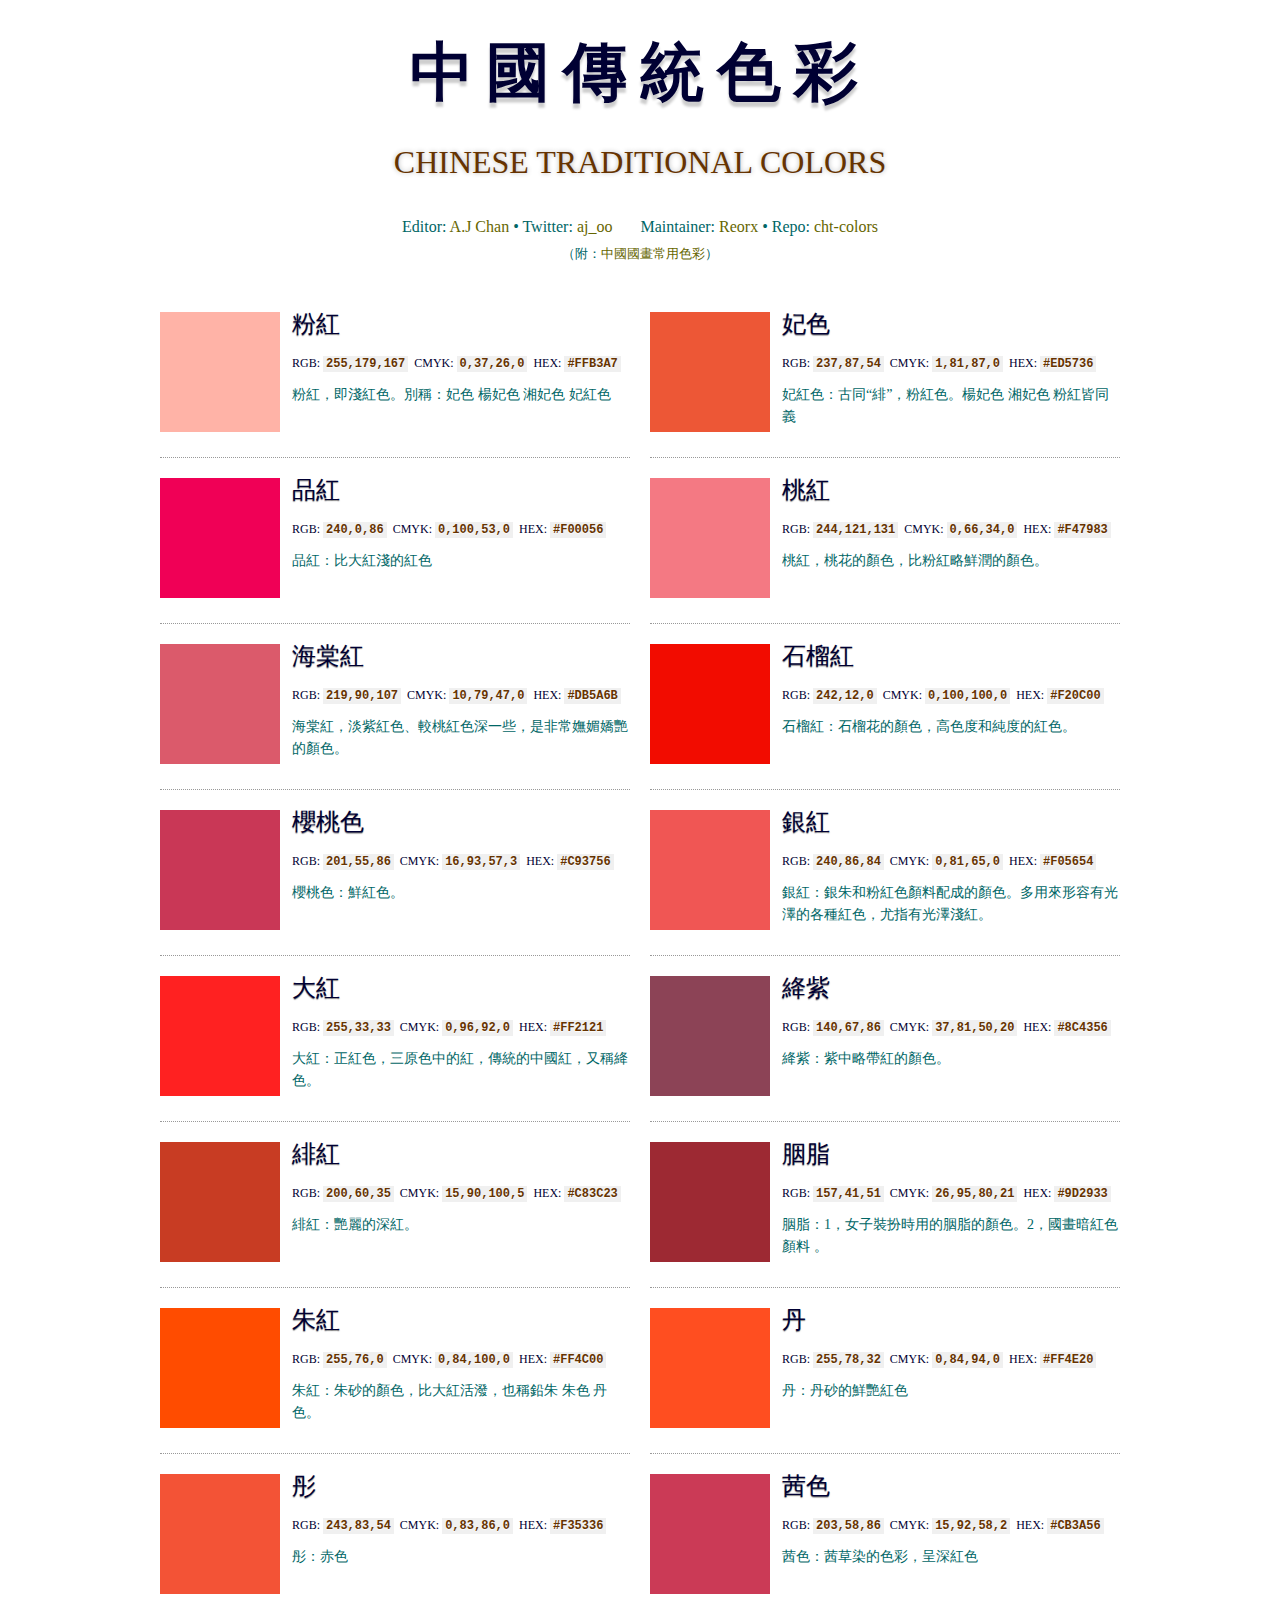
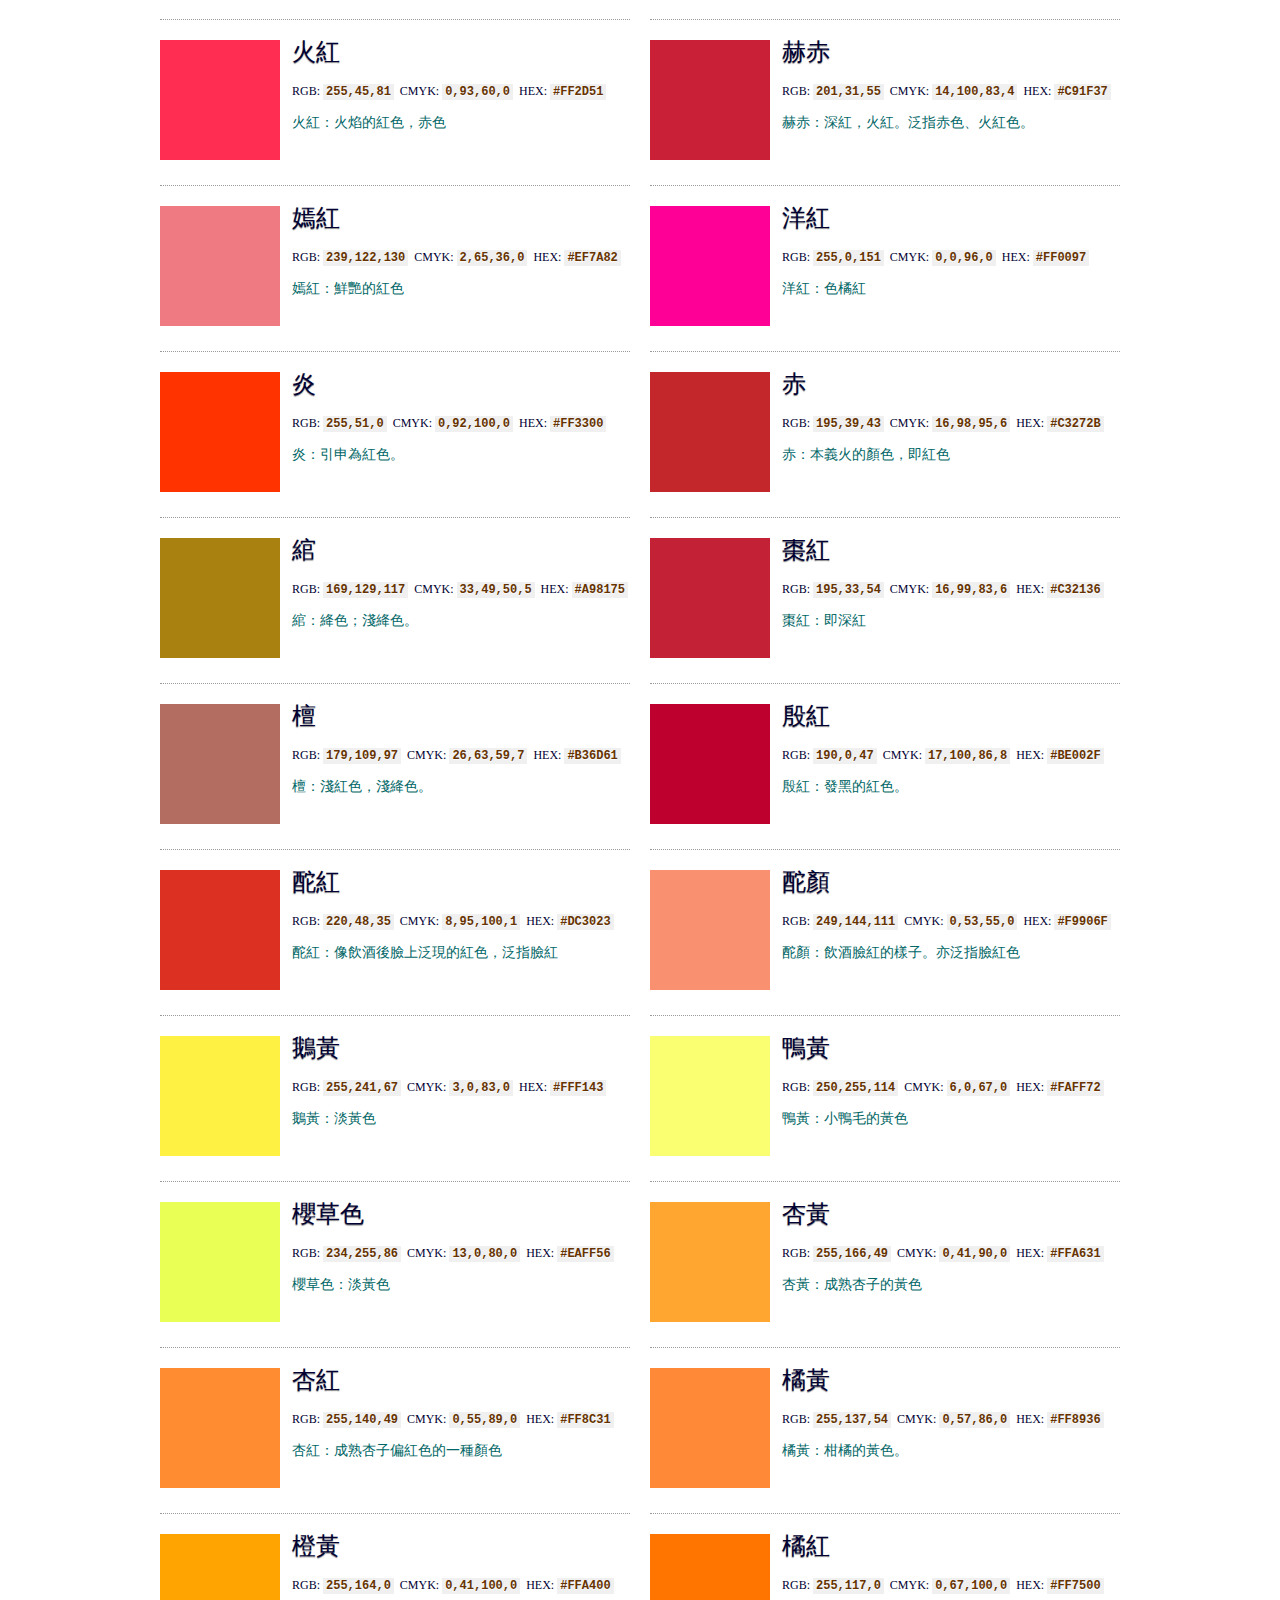
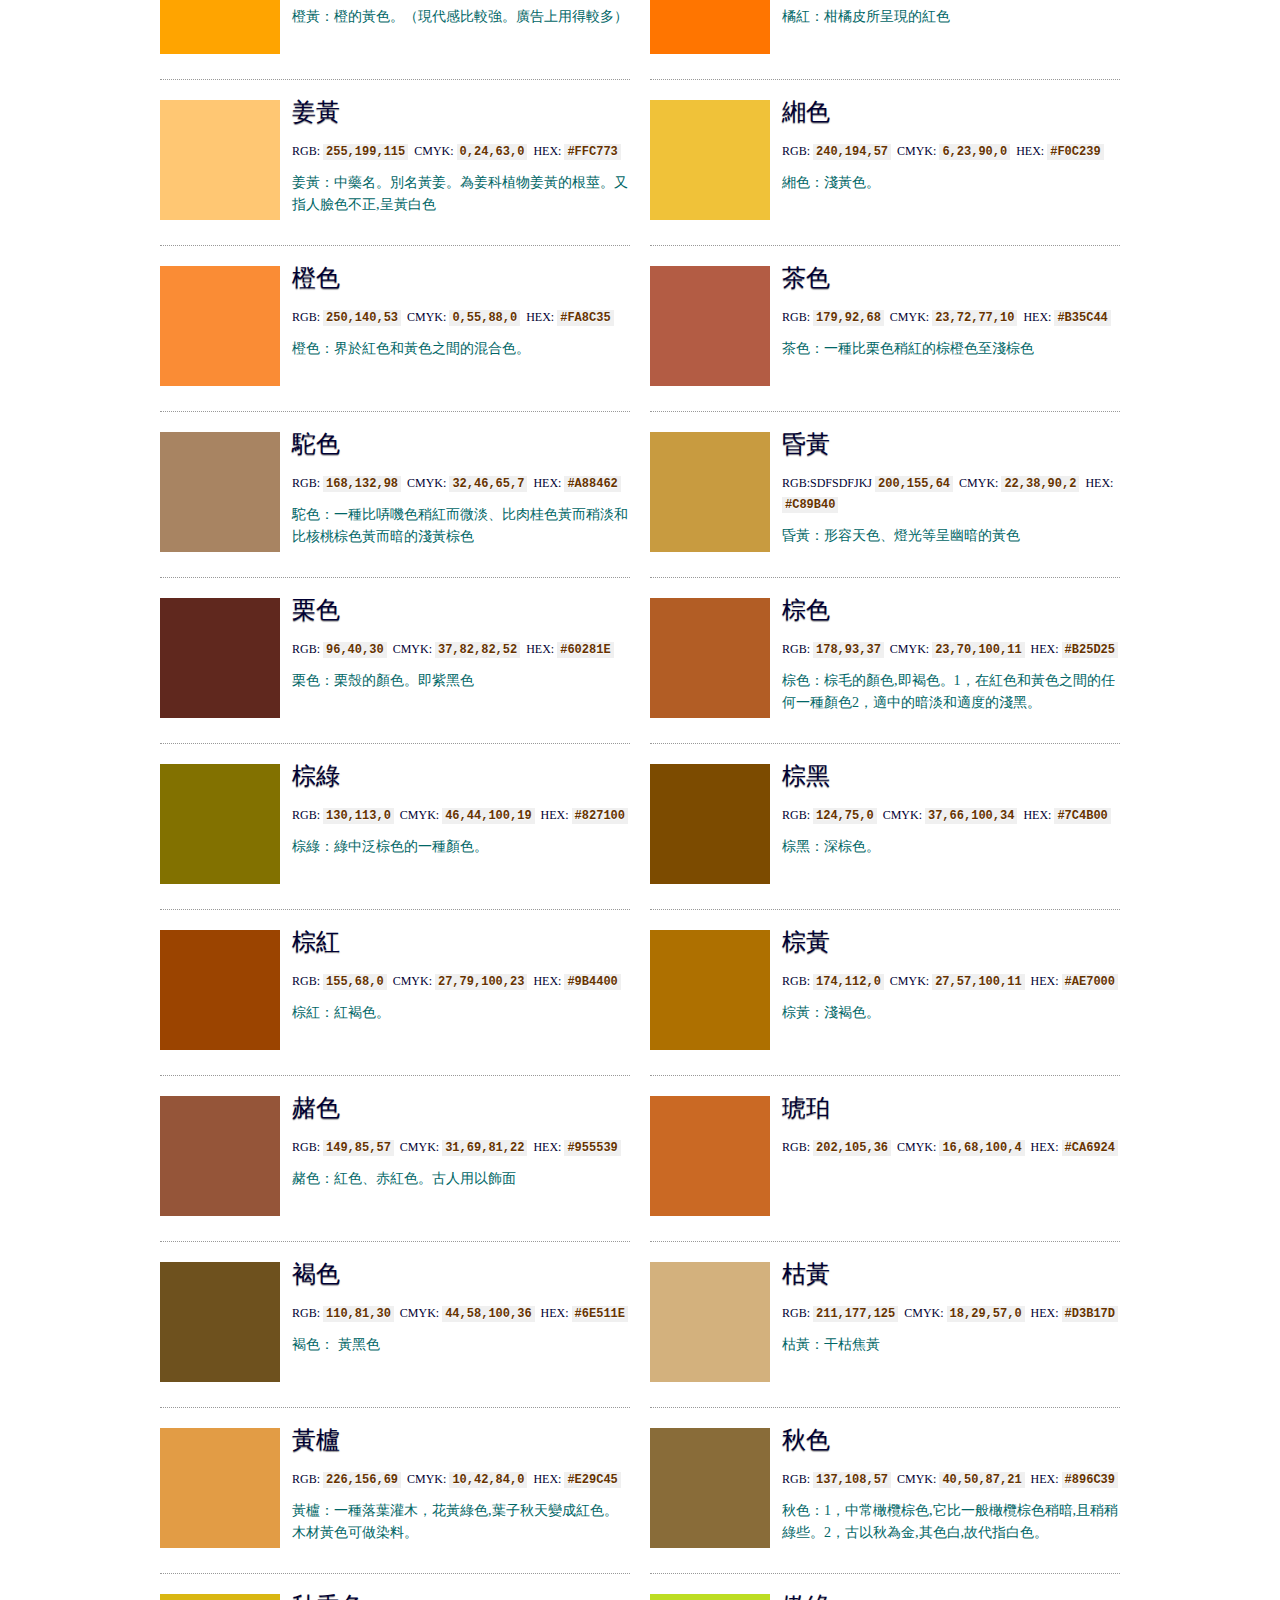
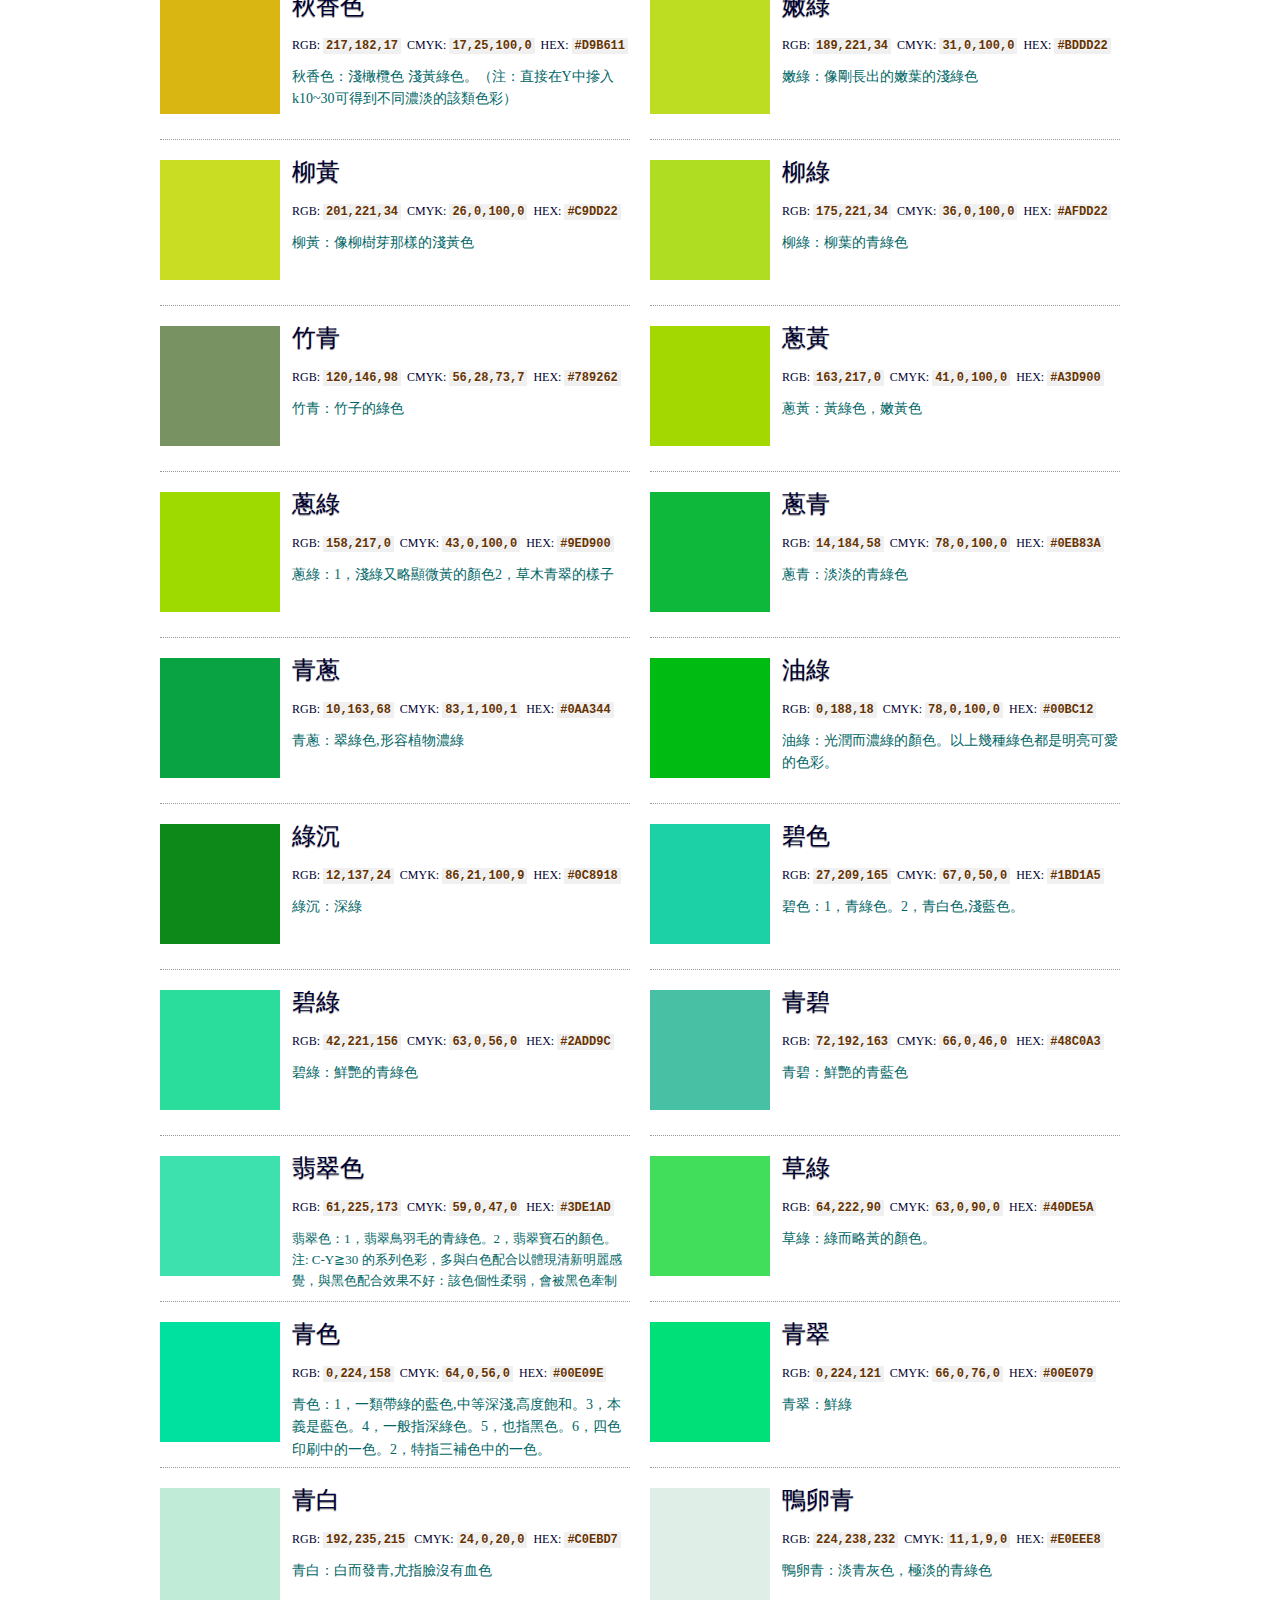
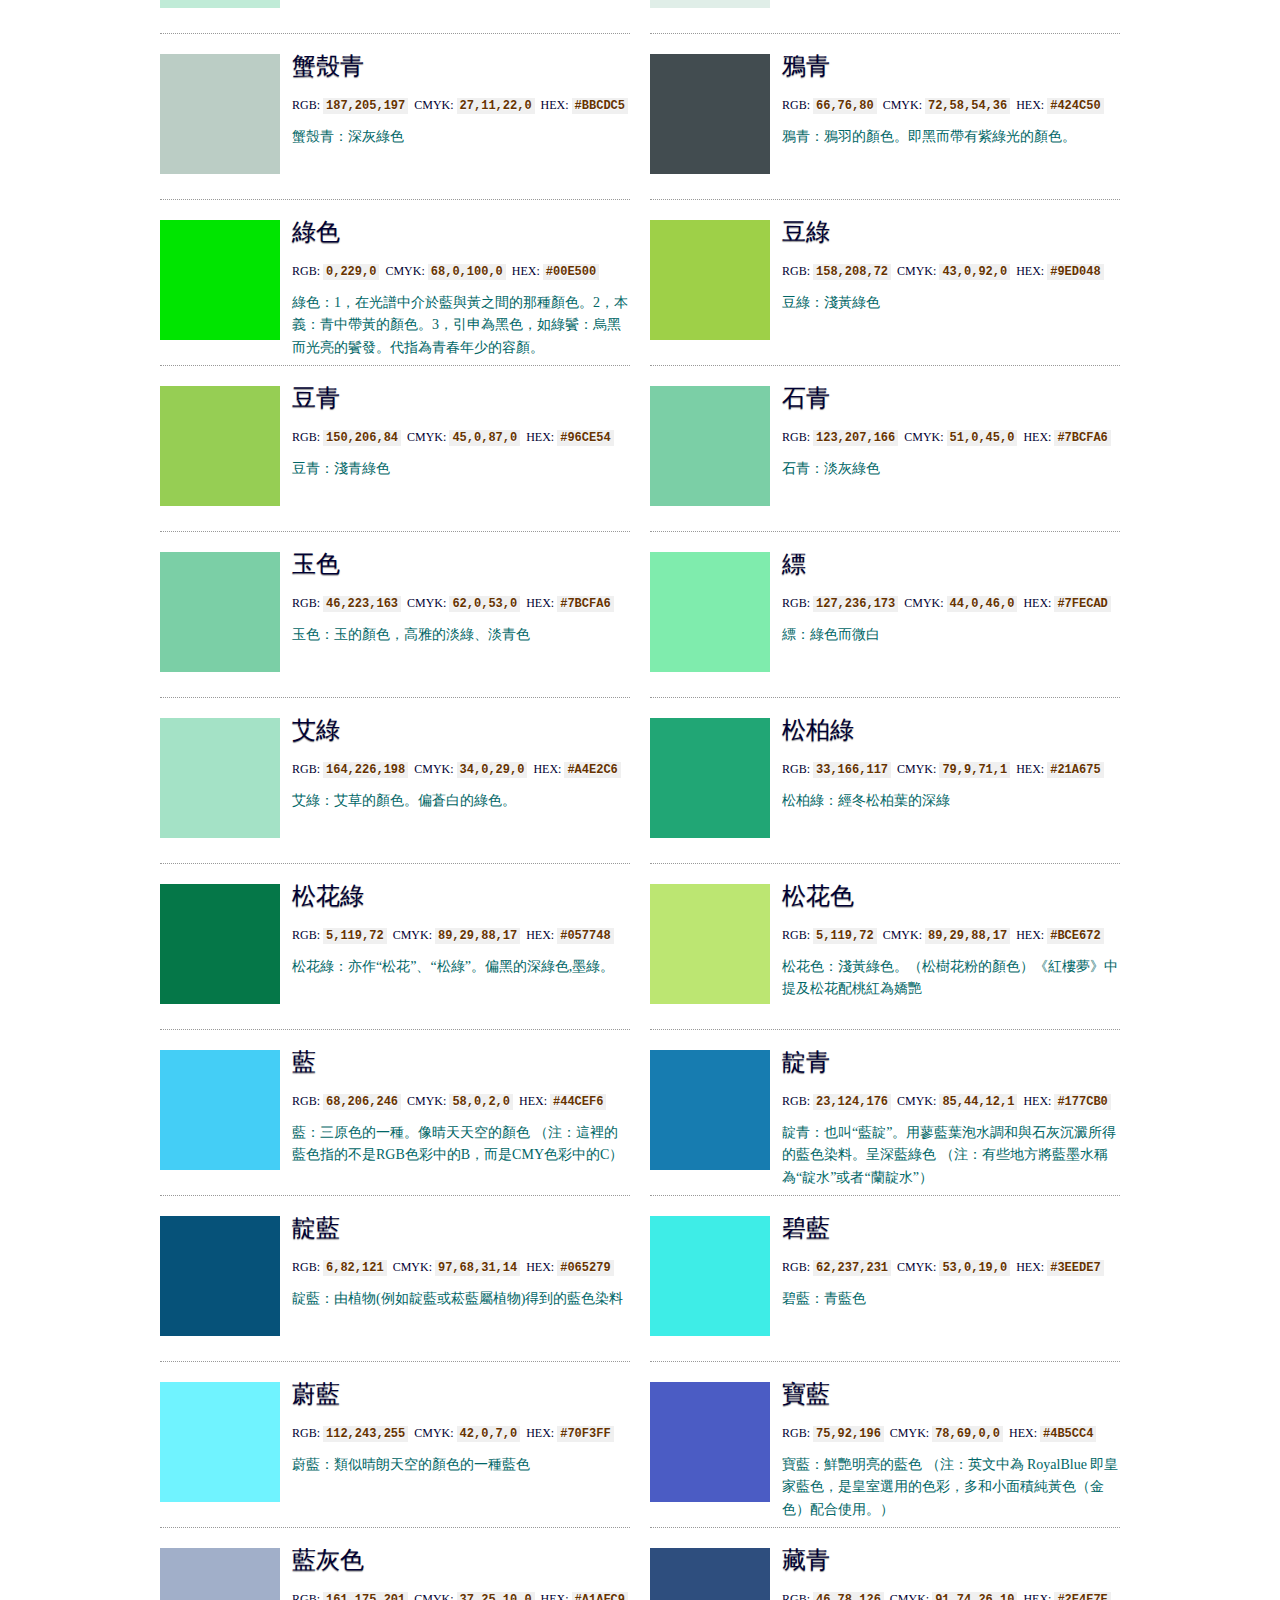
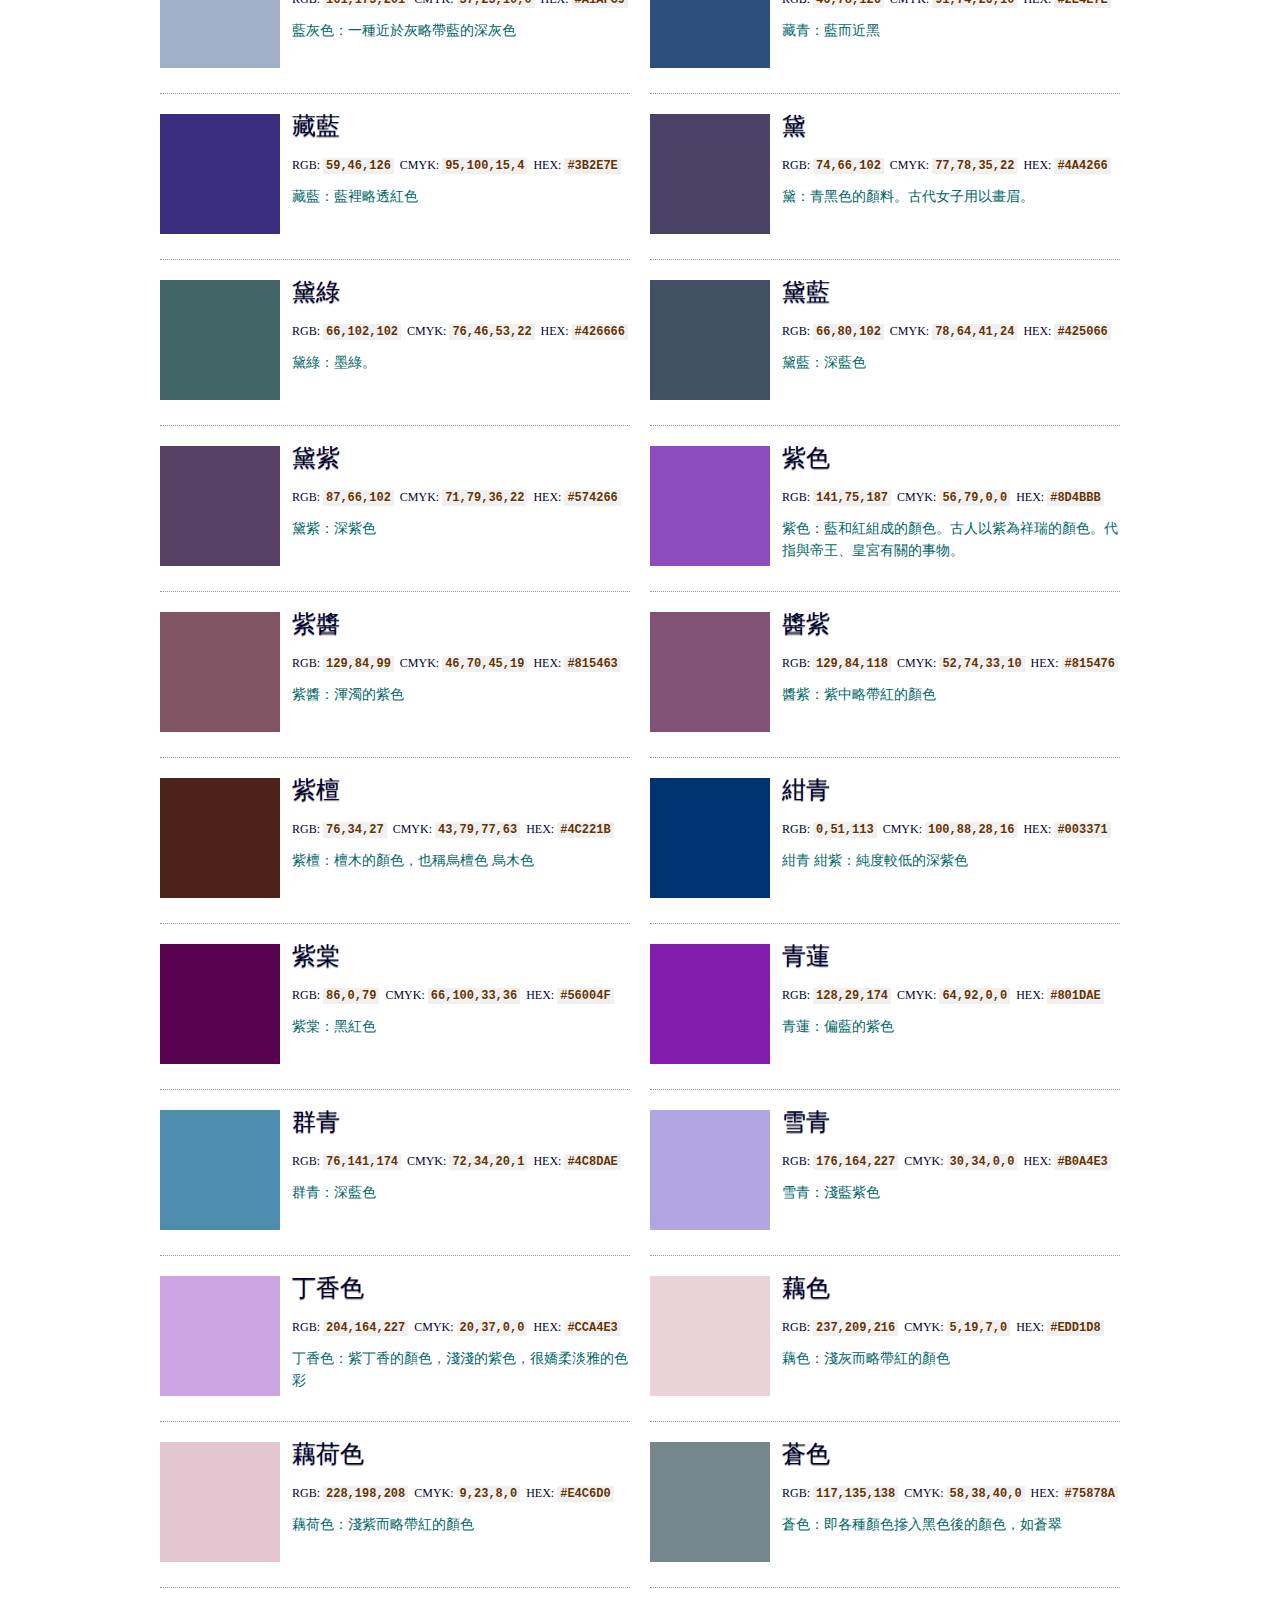
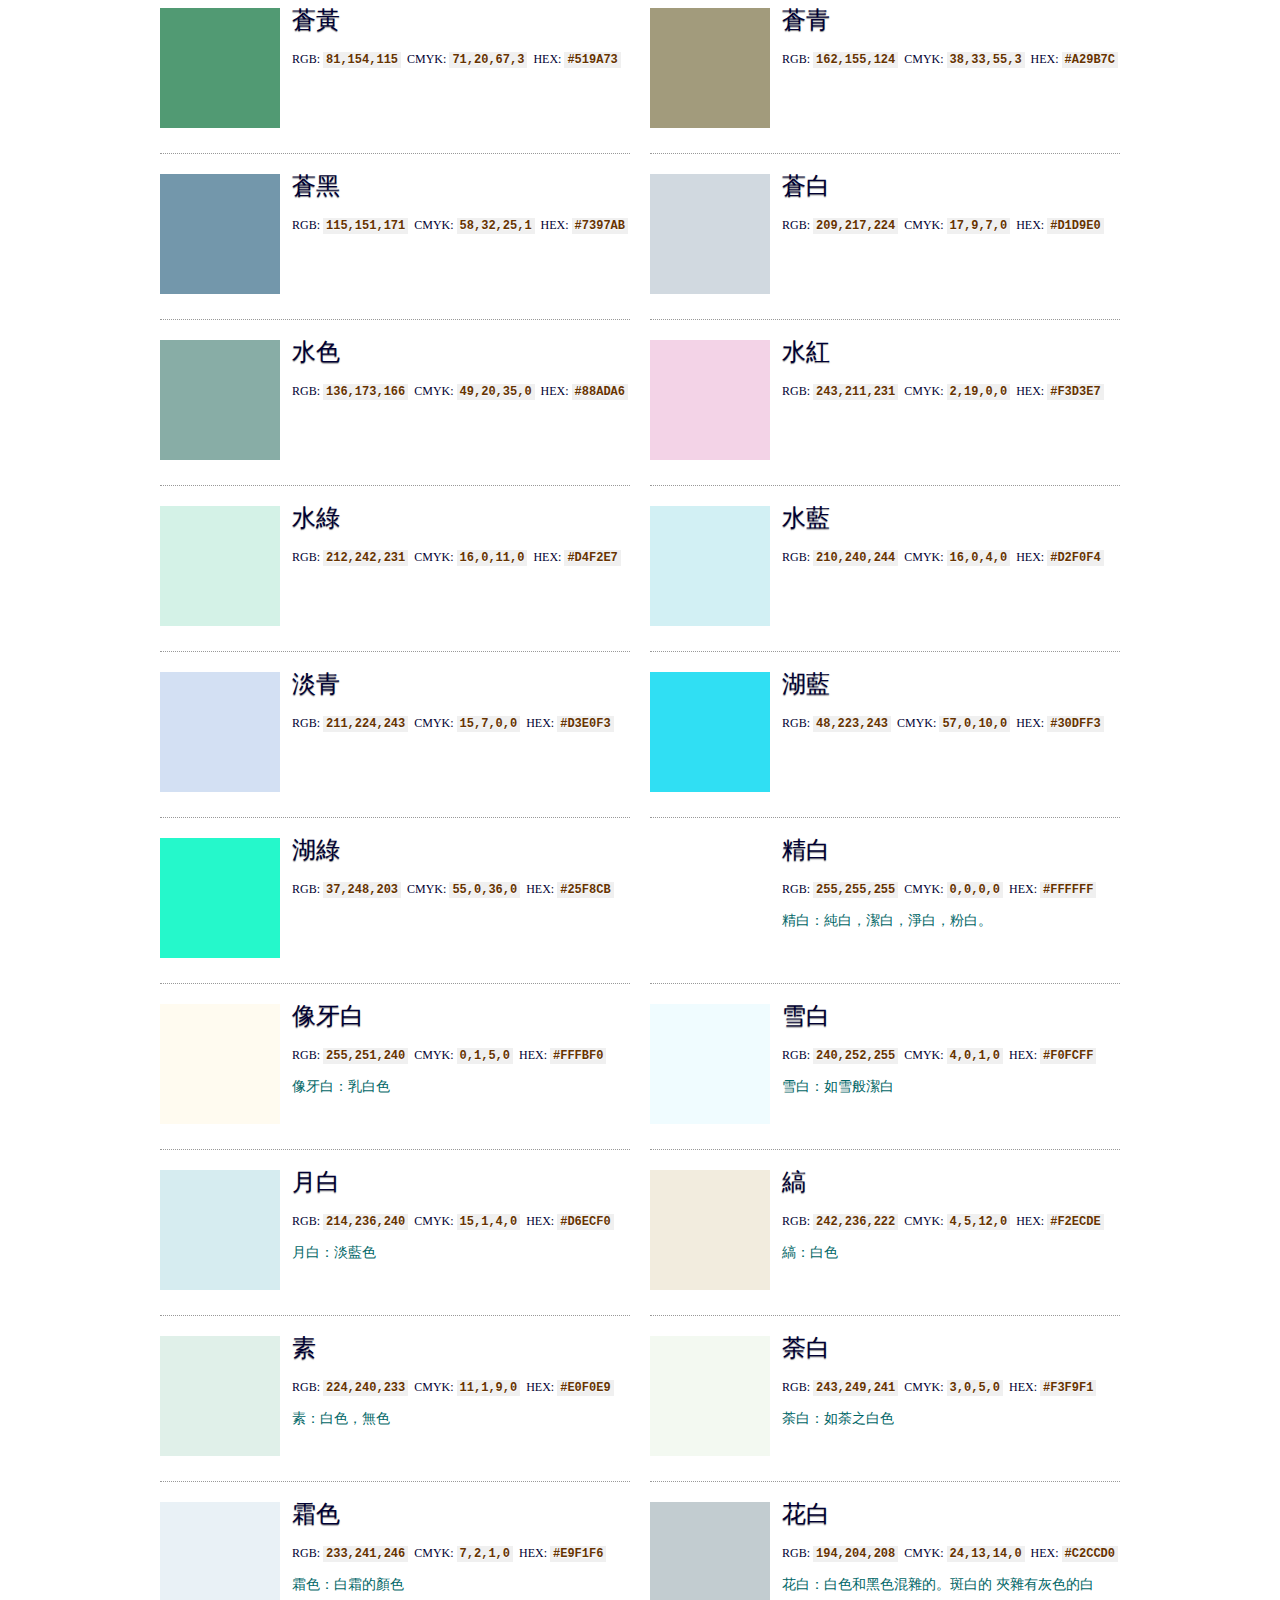
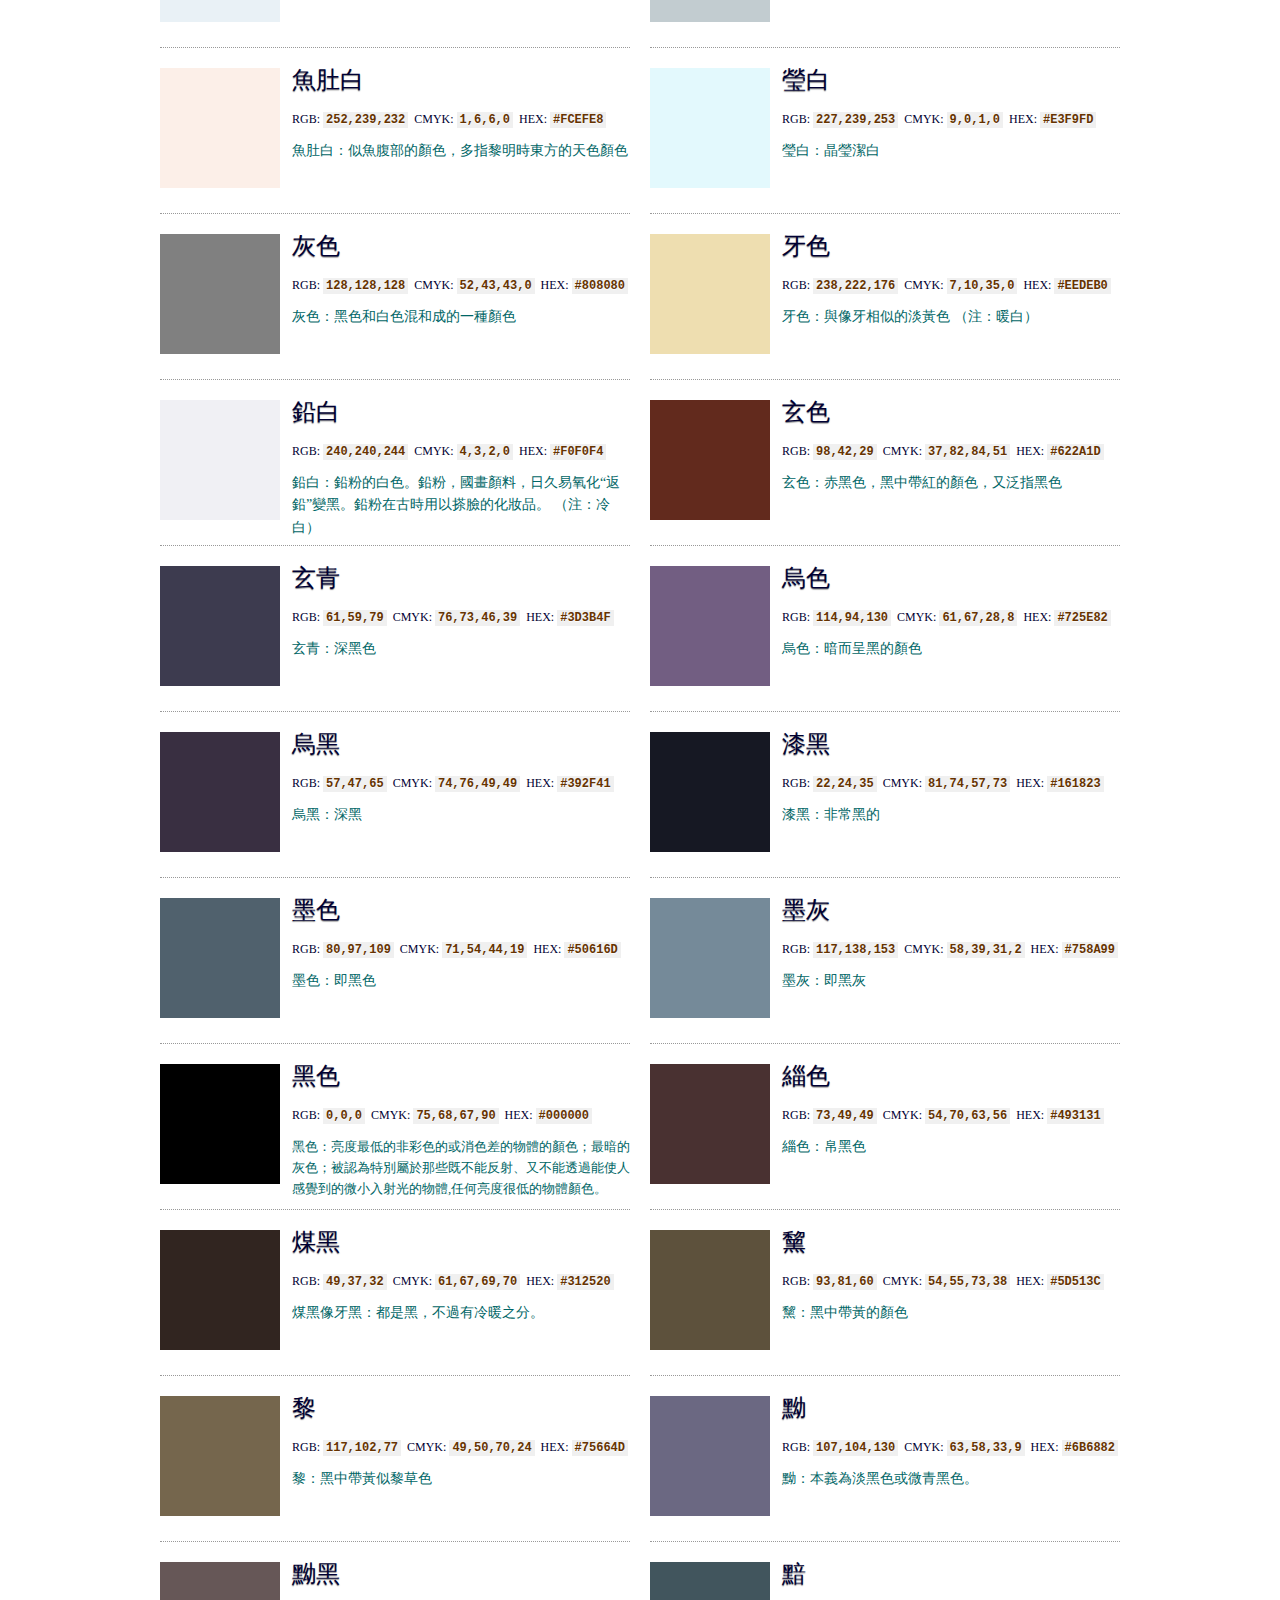
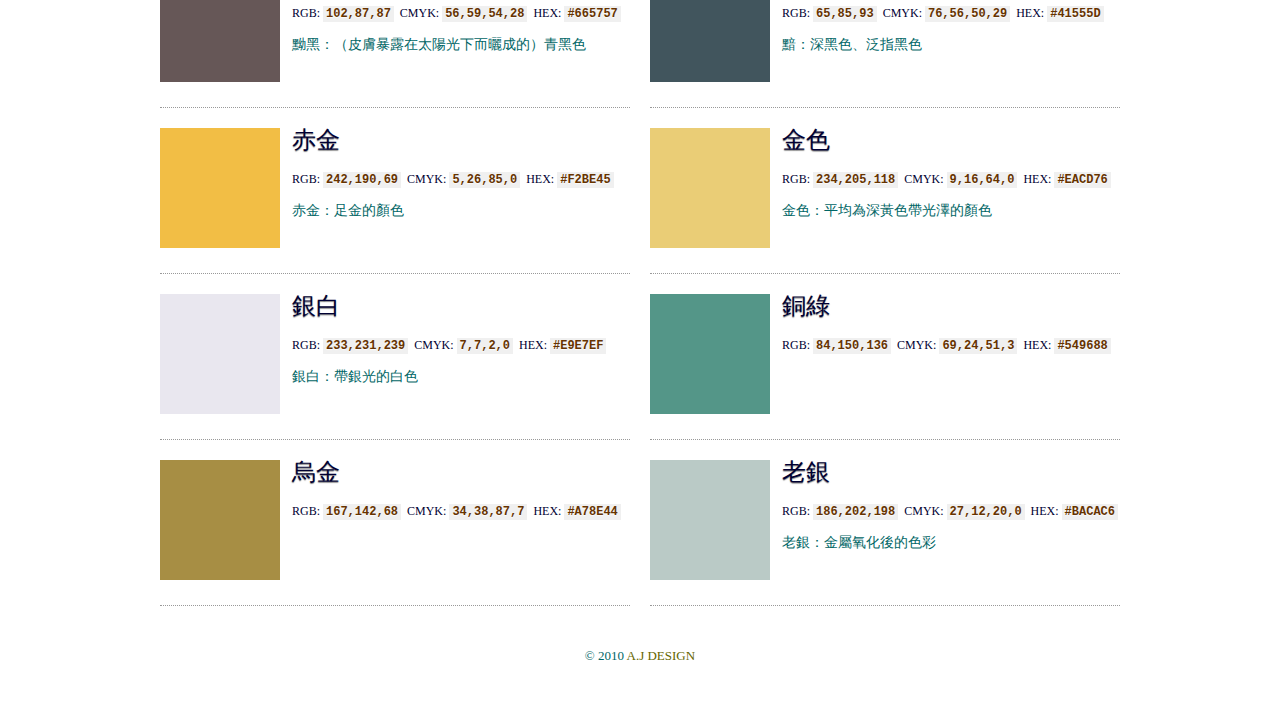
<file: index.html>
<!DOCTYPE html>
<html lang="cmn-Hant-CN">
  <head>
    <meta http-equiv="Content-Type" content="text/html; charset=UTF-8" />
    <meta name="viewport" content="width=device-width, initial-scale=1.0">
    <meta name="apple-mobile-web-app-capable" content="yes">
    <meta name="theme-color" content="#fff">
    <link rel="icon" href="/favicon.png">
    <title>中國傳統色彩 (Chinese traditional colors )</title>
    <link rel="stylesheet" href="index.css">
  </head>

  <body>
    <div id="wrapper">
      <h1>中國傳統色彩</h1>
      <h2>Chinese traditional colors</h2>
      <div id="Author">
        <div class="line">
          <div class="sub">
            Editor: <a href="mailto:ajdesign4you@gmail.com">A.J Chan</a> • Twitter:
            <a href="http://twitter.com/aj_oo" target="_blank">aj_oo</a>
          </div>
          <div class="sub">Maintainer: <a href="https://twitter.com/novoreorx" target="_blank">Reorx</a>  • Repo: <a href="https://github.com/reorx/cht-colors">cht-colors</a></div>
        </div>
        <div class="line">
          <small>（附：<a href="/painting/">中國國畫常用色彩</a>）</small>
        </div>
      </div>
      <div id="colorList">
        <dl tabindex="0">
          <dd
            class="colorBox"
            style="background-color: rgb(255, 179, 167)"
          ></dd>
          <dt class="colorName">粉紅</dt>
          <dd class="colorValue">
            RGB: <span>255,179,167</span>&nbsp; CMYK:
            <span>0,37,26,0</span>&nbsp; HEX: <span>#ffb3a7</span>
          </dd>
          <dd class="colorDesc">
            粉紅，即淺紅色。別稱：妃色 楊妃色 湘妃色 妃紅色
          </dd>
        </dl>
        <dl tabindex="0">
          <dd class="colorBox" style="background-color: rgb(237, 87, 54)"></dd>
          <dt class="colorName">妃色</dt>
          <dd class="colorValue">
            RGB: <span>237,87,54</span>&nbsp; CMYK: <span>1,81,87,0</span>&nbsp;
            HEX: <span>#ed5736</span>
          </dd>
          <dd class="colorDesc">
            妃紅色：古同“緋”，粉紅色。楊妃色 湘妃色 粉紅皆同義
          </dd>
        </dl>
        <dl tabindex="0">
          <dd class="colorBox" style="background-color: rgb(240, 0, 86)"></dd>
          <dt class="colorName">品紅</dt>
          <dd class="colorValue">
            RGB: <span>240,0,86</span>&nbsp; CMYK: <span>0,100,53,0</span>&nbsp;
            HEX: <span>#f00056</span>
          </dd>
          <dd class="colorDesc">品紅：比大紅淺的紅色</dd>
        </dl>
        <dl tabindex="0">
          <dd
            class="colorBox"
            style="background-color: rgb(244, 121, 131)"
          ></dd>
          <dt class="colorName">桃紅</dt>
          <dd class="colorValue">
            RGB: <span>244,121,131</span>&nbsp; CMYK:
            <span>0,66,34,0</span>&nbsp; HEX: <span>#f47983</span>
          </dd>
          <dd class="colorDesc">桃紅，桃花的顏色，比粉紅略鮮潤的顏色。</dd>
        </dl>
        <dl tabindex="0">
          <dd class="colorBox" style="background-color: rgb(219, 90, 107)"></dd>
          <dt class="colorName">海棠紅</dt>
          <dd class="colorValue">
            RGB: <span>219,90,107</span>&nbsp; CMYK:
            <span>10,79,47,0</span>&nbsp; HEX: <span>#db5a6b</span>
          </dd>
          <dd class="colorDesc">
            海棠紅，淡紫紅色、較桃紅色深一些，是非常嫵媚嬌艷的顏色。
          </dd>
        </dl>
        <dl tabindex="0">
          <dd class="colorBox" style="background-color: rgb(242, 12, 0)"></dd>
          <dt class="colorName">石榴紅</dt>
          <dd class="colorValue">
            RGB: <span>242,12,0</span>&nbsp; CMYK:
            <span>0,100,100,0</span>&nbsp; HEX: <span>#f20c00</span>
          </dd>
          <dd class="colorDesc">石榴紅：石榴花的顏色，高色度和純度的紅色。</dd>
        </dl>
        <dl tabindex="0">
          <dd class="colorBox" style="background-color: rgb(201, 55, 86)"></dd>
          <dt class="colorName">櫻桃色</dt>
          <dd class="colorValue">
            RGB: <span>201,55,86</span>&nbsp; CMYK:
            <span>16,93,57,3</span>&nbsp; HEX: <span>#c93756</span>
          </dd>
          <dd class="colorDesc">櫻桃色：鮮紅色。</dd>
        </dl>
        <dl tabindex="0">
          <dd class="colorBox" style="background-color: rgb(240, 86, 84)"></dd>
          <dt class="colorName">銀紅</dt>
          <dd class="colorValue">
            RGB: <span>240,86,84</span>&nbsp; CMYK: <span>0,81,65,0</span>&nbsp;
            HEX: <span>#f05654</span>
          </dd>
          <dd class="colorDesc">
            銀紅：銀朱和粉紅色顏料配成的顏色。多用來形容有光澤的各種紅色，尤指有光澤淺紅。
          </dd>
        </dl>
        <dl tabindex="0">
          <dd class="colorBox" style="background-color: rgb(255, 33, 33)"></dd>
          <dt class="colorName">大紅</dt>
          <dd class="colorValue">
            RGB: <span>255,33,33</span>&nbsp; CMYK: <span>0,96,92,0</span>&nbsp;
            HEX: <span>#ff2121</span>
          </dd>
          <dd class="colorDesc">
            大紅：正紅色，三原色中的紅，傳統的中國紅，又稱絳色。
          </dd>
        </dl>
        <dl tabindex="0">
          <dd class="colorBox" style="background-color: rgb(140, 67, 86)"></dd>
          <dt class="colorName">絳紫</dt>
          <dd class="colorValue">
            RGB: <span>140,67,86</span>&nbsp; CMYK:
            <span>37,81,50,20</span>&nbsp; HEX: <span>#8c4356</span>
          </dd>
          <dd class="colorDesc">絳紫：紫中略帶紅的顏色。</dd>
        </dl>
        <dl tabindex="0">
          <dd class="colorBox" style="background-color: rgb(200, 60, 35)"></dd>
          <dt class="colorName">緋紅</dt>
          <dd class="colorValue">
            RGB: <span>200,60,35</span>&nbsp; CMYK:
            <span>15,90,100,5</span>&nbsp; HEX: <span>#c83c23</span>
          </dd>
          <dd class="colorDesc">緋紅：艷麗的深紅。</dd>
        </dl>
        <dl tabindex="0">
          <dd class="colorBox" style="background-color: rgb(157, 41, 51)"></dd>
          <dt class="colorName">胭脂</dt>
          <dd class="colorValue">
            RGB: <span>157,41,51</span>&nbsp; CMYK:
            <span>26,95,80,21</span>&nbsp; HEX: <span>#9d2933</span>
          </dd>
          <dd class="colorDesc">
            胭脂：1，女子裝扮時用的胭脂的顏色。2，國畫暗紅色顏料 。
          </dd>
        </dl>
        <dl tabindex="0">
          <dd class="colorBox" style="background-color: rgb(255, 76, 0)"></dd>
          <dt class="colorName">朱紅</dt>
          <dd class="colorValue">
            RGB: <span>255,76,0</span>&nbsp; CMYK: <span>0,84,100,0</span>&nbsp;
            HEX: <span>#ff4c00</span>
          </dd>
          <dd class="colorDesc">
            朱紅：朱砂的顏色，比大紅活潑，也稱鉛朱 朱色 丹色。
          </dd>
        </dl>
        <dl tabindex="0">
          <dd class="colorBox" style="background-color: rgb(255, 78, 32)"></dd>
          <dt class="colorName">丹</dt>
          <dd class="colorValue">
            RGB: <span>255,78,32</span>&nbsp; CMYK: <span>0,84,94,0</span>&nbsp;
            HEX: <span>#ff4e20</span>
          </dd>
          <dd class="colorDesc">丹：丹砂的鮮艷紅色</dd>
        </dl>
        <dl tabindex="0">
          <dd class="colorBox" style="background-color: rgb(243, 83, 54)"></dd>
          <dt class="colorName">彤</dt>
          <dd class="colorValue">
            RGB: <span>243,83,54</span>&nbsp; CMYK: <span>0,83,86,0</span>&nbsp;
            HEX: <span>#f35336</span>
          </dd>
          <dd class="colorDesc">彤：赤色</dd>
        </dl>
        <dl tabindex="0">
          <dd class="colorBox" style="background-color: rgb(203, 58, 86)"></dd>
          <dt class="colorName">茜色</dt>
          <dd class="colorValue">
            RGB: <span>203,58,86</span>&nbsp; CMYK:
            <span>15,92,58,2</span>&nbsp; HEX: <span>#cb3a56</span>
          </dd>
          <dd class="colorDesc">茜色：茜草染的色彩，呈深紅色</dd>
        </dl>
        <dl tabindex="0">
          <dd class="colorBox" style="background-color: rgb(255, 45, 81)"></dd>
          <dt class="colorName">火紅</dt>
          <dd class="colorValue">
            RGB: <span>255,45,81</span>&nbsp; CMYK: <span>0,93,60,0</span>&nbsp;
            HEX: <span>#ff2d51</span>
          </dd>
          <dd class="colorDesc">火紅：火焰的紅色，赤色</dd>
        </dl>
        <dl tabindex="0">
          <dd class="colorBox" style="background-color: rgb(201, 31, 55)"></dd>
          <dt class="colorName">赫赤</dt>
          <dd class="colorValue">
            RGB: <span>201,31,55</span>&nbsp; CMYK:
            <span>14,100,83,4</span>&nbsp; HEX: <span>#c91f37</span>
          </dd>
          <dd class="colorDesc">赫赤：深紅，火紅。泛指赤色、火紅色。</dd>
        </dl>
        <dl tabindex="0">
          <dd
            class="colorBox"
            style="background-color: rgb(239, 122, 130)"
          ></dd>
          <dt class="colorName">嫣紅</dt>
          <dd class="colorValue">
            RGB: <span>239,122,130</span>&nbsp; CMYK:
            <span>2,65,36,0</span>&nbsp; HEX: <span>#ef7a82</span>
          </dd>
          <dd class="colorDesc">嫣紅：鮮艷的紅色</dd>
        </dl>
        <dl tabindex="0">
          <dd class="colorBox" style="background-color: rgb(255, 0, 151)"></dd>
          <dt class="colorName">洋紅</dt>
          <dd class="colorValue">
            RGB: <span>255,0,151</span>&nbsp; CMYK: <span>0,0,96,0</span>&nbsp;
            HEX: <span>#ff0097</span>
          </dd>
          <dd class="colorDesc">洋紅：色橘紅</dd>
        </dl>
        <dl tabindex="0">
          <dd class="colorBox" style="background-color: rgb(255, 51, 0)"></dd>
          <dt class="colorName">炎</dt>
          <dd class="colorValue">
            RGB: <span>255,51,0</span>&nbsp; CMYK: <span>0,92,100,0</span>&nbsp;
            HEX: <span>#ff3300</span>
          </dd>
          <dd class="colorDesc">炎：引申為紅色。</dd>
        </dl>
        <dl tabindex="0">
          <dd class="colorBox" style="background-color: rgb(195, 39, 43)"></dd>
          <dt class="colorName">赤</dt>
          <dd class="colorValue">
            RGB: <span>195,39,43</span>&nbsp; CMYK:
            <span>16,98,95,6</span>&nbsp; HEX: <span>#c3272b</span>
          </dd>
          <dd class="colorDesc">赤：本義火的顏色，即紅色</dd>
        </dl>
        <dl tabindex="0">
          <dd class="colorBox" style="background-color: rgb(169, 129, 17);"></dd>
          <dt class="colorName">綰</dt>
          <dd class="colorValue">
            RGB: <span>169,129,117</span>&nbsp; CMYK:
            <span>33,49,50,5</span>&nbsp; HEX: <span>#a98175</span>
          </dd>
          <dd class="colorDesc">綰：絳色；淺絳色。</dd>
        </dl>
        <dl tabindex="0">
          <dd class="colorBox" style="background-color: rgb(195, 33, 54)"></dd>
          <dt class="colorName">棗紅</dt>
          <dd class="colorValue">
            RGB: <span>195,33,54</span>&nbsp; CMYK:
            <span>16,99,83,6</span>&nbsp; HEX: <span>#c32136</span>
          </dd>
          <dd class="colorDesc">棗紅：即深紅</dd>
        </dl>
        <dl tabindex="0">
          <dd class="colorBox" style="background-color: rgb(179, 109, 97)"></dd>
          <dt class="colorName">檀</dt>
          <dd class="colorValue">
            RGB: <span>179,109,97</span>&nbsp; CMYK:
            <span>26,63,59,7</span>&nbsp; HEX: <span>#b36d61</span>
          </dd>
          <dd class="colorDesc">檀：淺紅色，淺絳色。</dd>
        </dl>
        <dl tabindex="0">
          <dd class="colorBox" style="background-color: rgb(190, 0, 47)"></dd>
          <dt class="colorName">殷紅</dt>
          <dd class="colorValue">
            RGB: <span>190,0,47</span>&nbsp; CMYK:
            <span>17,100,86,8</span>&nbsp; HEX: <span>#be002f</span>
          </dd>
          <dd class="colorDesc">殷紅：發黑的紅色。</dd>
        </dl>
        <dl tabindex="0">
          <dd class="colorBox" style="background-color: rgb(220, 48, 35)"></dd>
          <dt class="colorName">酡紅</dt>
          <dd class="colorValue">
            RGB: <span>220,48,35</span>&nbsp; CMYK:
            <span>8,95,100,1</span>&nbsp; HEX: <span>#dc3023</span>
          </dd>
          <dd class="colorDesc">酡紅：像飲酒後臉上泛現的紅色，泛指臉紅</dd>
        </dl>
        <dl tabindex="0">
          <dd
            class="colorBox"
            style="background-color: rgb(249, 144, 111)"
          ></dd>
          <dt class="colorName">酡顏</dt>
          <dd class="colorValue">
            RGB: <span>249,144,111</span>&nbsp; CMYK:
            <span>0,53,55,0</span>&nbsp; HEX: <span>#f9906f</span>
          </dd>
          <dd class="colorDesc">酡顏：飲酒臉紅的樣子。亦泛指臉紅色</dd>
        </dl>
        <dl tabindex="0">
          <dd class="colorBox" style="background-color: rgb(255, 241, 67)"></dd>
          <dt class="colorName">鵝黃</dt>
          <dd class="colorValue">
            RGB: <span>255,241,67</span>&nbsp; CMYK: <span>3,0,83,0</span>&nbsp;
            HEX: <span>#fff143</span>
          </dd>
          <dd class="colorDesc">鵝黃：淡黃色</dd>
        </dl>
        <dl tabindex="0">
          <dd
            class="colorBox"
            style="background-color: rgb(250, 255, 114)"
          ></dd>
          <dt class="colorName">鴨黃</dt>
          <dd class="colorValue">
            RGB: <span>250,255,114</span>&nbsp; CMYK:
            <span>6,0,67,0</span>&nbsp; HEX: <span>#faff72</span>
          </dd>
          <dd class="colorDesc">鴨黃：小鴨毛的黃色</dd>
        </dl>
        <dl tabindex="0">
          <dd class="colorBox" style="background-color: rgb(234, 255, 86)"></dd>
          <dt class="colorName">櫻草色</dt>
          <dd class="colorValue">
            RGB: <span>234,255,86</span>&nbsp; CMYK:
            <span>13,0,80,0</span>&nbsp; HEX: <span>#eaff56</span>
          </dd>
          <dd class="colorDesc">櫻草色：淡黃色</dd>
        </dl>
        <dl tabindex="0">
          <dd class="colorBox" style="background-color: rgb(255, 166, 49)"></dd>
          <dt class="colorName">杏黃</dt>
          <dd class="colorValue">
            RGB: <span>255,166,49</span>&nbsp; CMYK:
            <span>0,41,90,0</span>&nbsp; HEX: <span>#ffa631</span>
          </dd>
          <dd class="colorDesc">杏黃：成熟杏子的黃色</dd>
        </dl>
        <dl tabindex="0">
          <dd class="colorBox" style="background-color: rgb(255, 140, 49)"></dd>
          <dt class="colorName">杏紅</dt>
          <dd class="colorValue">
            RGB: <span>255,140,49</span>&nbsp; CMYK:
            <span>0,55,89,0</span>&nbsp; HEX: <span>#ff8c31</span>
          </dd>
          <dd class="colorDesc">杏紅：成熟杏子偏紅色的一種顏色</dd>
        </dl>
        <dl tabindex="0">
          <dd class="colorBox" style="background-color: rgb(255, 137, 54)"></dd>
          <dt class="colorName">橘黃</dt>
          <dd class="colorValue">
            RGB: <span>255,137,54</span>&nbsp; CMYK:
            <span>0,57,86,0</span>&nbsp; HEX: <span>#ff8936</span>
          </dd>
          <dd class="colorDesc">橘黃：柑橘的黃色。</dd>
        </dl>
        <dl tabindex="0">
          <dd class="colorBox" style="background-color: rgb(255, 164, 0)"></dd>
          <dt class="colorName">橙黃</dt>
          <dd class="colorValue">
            RGB: <span>255,164,0</span>&nbsp; CMYK:
            <span>0,41,100,0</span>&nbsp; HEX: <span>#ffa400</span>
          </dd>
          <dd class="colorDesc">
            橙黃：橙的黃色。（現代感比較強。廣告上用得較多）
          </dd>
        </dl>
        <dl tabindex="0">
          <dd class="colorBox" style="background-color: rgb(255, 117, 0)"></dd>
          <dt class="colorName">橘紅</dt>
          <dd class="colorValue">
            RGB: <span>255,117,0</span>&nbsp; CMYK:
            <span>0,67,100,0</span>&nbsp; HEX: <span>#ff7500</span>
          </dd>
          <dd class="colorDesc">橘紅：柑橘皮所呈現的紅色</dd>
        </dl>
        <dl tabindex="0">
          <dd
            class="colorBox"
            style="background-color: rgb(255, 199, 115)"
          ></dd>
          <dt class="colorName">姜黃</dt>
          <dd class="colorValue">
            RGB: <span>255,199,115</span>&nbsp; CMYK:
            <span>0,24,63,0</span>&nbsp; HEX: <span>#ffc773</span>
          </dd>
          <dd class="colorDesc">
            姜黃：中藥名。別名黃姜。為姜科植物姜黃的根莖。又指人臉色不正,呈黃白色
          </dd>
        </dl>
        <dl tabindex="0">
          <dd class="colorBox" style="background-color: rgb(240, 194, 57)"></dd>
          <dt class="colorName">緗色</dt>
          <dd class="colorValue">
            RGB: <span>240,194,57</span>&nbsp; CMYK:
            <span>6,23,90,0</span>&nbsp; HEX: <span>#f0c239</span>
          </dd>
          <dd class="colorDesc">緗色：淺黃色。</dd>
        </dl>
        <dl tabindex="0">
          <dd class="colorBox" style="background-color: rgb(250, 140, 53)"></dd>
          <dt class="colorName">橙色</dt>
          <dd class="colorValue">
            RGB: <span>250,140,53</span>&nbsp; CMYK:
            <span>0,55,88,0</span>&nbsp; HEX: <span>#fa8c35</span>
          </dd>
          <dd class="colorDesc">橙色：界於紅色和黃色之間的混合色。</dd>
        </dl>
        <dl tabindex="0">
          <dd class="colorBox" style="background-color: rgb(179, 92, 68)"></dd>
          <dt class="colorName">茶色</dt>
          <dd class="colorValue">
            RGB: <span>179,92,68</span>&nbsp; CMYK:
            <span>23,72,77,10</span>&nbsp; HEX: <span>#b35c44</span>
          </dd>
          <dd class="colorDesc">茶色：一種比栗色稍紅的棕橙色至淺棕色</dd>
        </dl>
        <dl tabindex="0">
          <dd class="colorBox" style="background-color: rgb(168, 132, 98)"></dd>
          <dt class="colorName">駝色</dt>
          <dd class="colorValue">
            RGB: <span>168,132,98</span>&nbsp; CMYK:
            <span>32,46,65,7</span>&nbsp; HEX: <span>#a88462</span>
          </dd>
          <dd class="colorDesc">
            駝色：一種比哢嘰色稍紅而微淡、比肉桂色黃而稍淡和比核桃棕色黃而暗的淺黃棕色
          </dd>
        </dl>
        <dl tabindex="0">
          <dd class="colorBox" style="background-color: rgb(200, 155, 64)"></dd>
          <dt class="colorName">昏黃</dt>
          <dd class="colorValue">
            RGB:sdfsdfjkj <span>200,155,64</span>&nbsp; CMYK:
            <span>22,38,90,2</span>&nbsp; HEX: <span>#c89b40</span>
          </dd>
          <dd class="colorDesc">昏黃：形容天色、燈光等呈幽暗的黃色</dd>
        </dl>
        <dl tabindex="0">
          <dd class="colorBox" style="background-color: rgb(96, 40, 30)"></dd>
          <dt class="colorName">栗色</dt>
          <dd class="colorValue">
            RGB: <span>96,40,30</span>&nbsp; CMYK:
            <span>37,82,82,52</span>&nbsp; HEX: <span>#60281e</span>
          </dd>
          <dd class="colorDesc">栗色：栗殼的顏色。即紫黑色</dd>
        </dl>
        <dl tabindex="0">
          <dd class="colorBox" style="background-color: rgb(178, 93, 37)"></dd>
          <dt class="colorName">棕色</dt>
          <dd class="colorValue">
            RGB: <span>178,93,37</span>&nbsp; CMYK:
            <span>23,70,100,11</span>&nbsp; HEX: <span>#b25d25</span>
          </dd>
          <dd class="colorDesc">
            棕色：棕毛的顏色,即褐色。1，在紅色和黃色之間的任何一種顏色2，適中的暗淡和適度的淺黑。
          </dd>
        </dl>
        <dl tabindex="0">
          <dd class="colorBox" style="background-color: rgb(130, 113, 0)"></dd>
          <dt class="colorName">棕綠</dt>
          <dd class="colorValue">
            RGB: <span>130,113,0</span>&nbsp; CMYK:
            <span>46,44,100,19</span>&nbsp; HEX: <span>#827100</span>
          </dd>
          <dd class="colorDesc">棕綠：綠中泛棕色的一種顏色。</dd>
        </dl>
        <dl tabindex="0">
          <dd class="colorBox" style="background-color: rgb(124, 75, 0)"></dd>
          <dt class="colorName">棕黑</dt>
          <dd class="colorValue">
            RGB: <span>124,75,0</span>&nbsp; CMYK:
            <span>37,66,100,34</span>&nbsp; HEX: <span>#7c4b00</span>
          </dd>
          <dd class="colorDesc">棕黑：深棕色。</dd>
        </dl>
        <dl tabindex="0">
          <dd class="colorBox" style="background-color: rgb(155, 68, 0)"></dd>
          <dt class="colorName">棕紅</dt>
          <dd class="colorValue">
            RGB: <span>155,68,0</span>&nbsp; CMYK:
            <span>27,79,100,23</span>&nbsp; HEX: <span>#9b4400</span>
          </dd>
          <dd class="colorDesc">棕紅：紅褐色。</dd>
        </dl>
        <dl tabindex="0">
          <dd class="colorBox" style="background-color: rgb(174, 112, 0)"></dd>
          <dt class="colorName">棕黃</dt>
          <dd class="colorValue">
            RGB: <span>174,112,0</span>&nbsp; CMYK:
            <span>27,57,100,11</span>&nbsp; HEX: <span>#ae7000</span>
          </dd>
          <dd class="colorDesc">棕黃：淺褐色。</dd>
        </dl>
        <dl tabindex="0">
          <dd class="colorBox" style="background-color: rgb(149, 85, 57)"></dd>
          <dt class="colorName">赭色</dt>
          <dd class="colorValue">
            RGB: <span>149,85,57</span>&nbsp; CMYK:
            <span>31,69,81,22</span>&nbsp; HEX: <span>#955539</span>
          </dd>
          <dd class="colorDesc">赭色：紅色、赤紅色。古人用以飾面</dd>
        </dl>
        <dl tabindex="0">
          <dd class="colorBox" style="background-color: rgb(202, 105, 36)"></dd>
          <dt class="colorName">琥珀</dt>
          <dd class="colorValue">
            RGB: <span>202,105,36</span>&nbsp; CMYK:
            <span>16,68,100,4</span>&nbsp; HEX: <span>#ca6924</span>
          </dd>
          <dd class="colorDesc"></dd>
        </dl>
        <dl tabindex="0">
          <dd class="colorBox" style="background-color: rgb(110, 81, 30)"></dd>
          <dt class="colorName">褐色</dt>
          <dd class="colorValue">
            RGB: <span>110,81,30</span>&nbsp; CMYK:
            <span>44,58,100,36</span>&nbsp; HEX: <span>#6e511e</span>
          </dd>
          <dd class="colorDesc">褐色： 黃黑色</dd>
        </dl>
        <dl tabindex="0">
          <dd
            class="colorBox"
            style="background-color: rgb(211, 177, 125)"
          ></dd>
          <dt class="colorName">枯黃</dt>
          <dd class="colorValue">
            RGB: <span>211,177,125</span>&nbsp; CMYK:
            <span>18,29,57,0</span>&nbsp; HEX: <span>#d3b17d</span>
          </dd>
          <dd class="colorDesc">枯黃：干枯焦黃</dd>
        </dl>
        <dl tabindex="0">
          <dd class="colorBox" style="background-color: rgb(226, 156, 69)"></dd>
          <dt class="colorName">黃櫨</dt>
          <dd class="colorValue">
            RGB: <span>226,156,69</span>&nbsp; CMYK:
            <span>10,42,84,0</span>&nbsp; HEX: <span>#e29c45</span>
          </dd>
          <dd class="colorDesc">
            黃櫨：一種落葉灌木，花黃綠色,葉子秋天變成紅色。木材黃色可做染料。
          </dd>
        </dl>
        <dl tabindex="0">
          <dd class="colorBox" style="background-color: rgb(137, 108, 57)"></dd>
          <dt class="colorName">秋色</dt>
          <dd class="colorValue">
            RGB: <span>137,108,57</span>&nbsp; CMYK:
            <span>40,50,87,21</span>&nbsp; HEX: <span>#896c39</span>
          </dd>
          <dd class="colorDesc">
            秋色：1，中常橄欖棕色,它比一般橄欖棕色稍暗,且稍稍綠些。2，古以秋為金,其色白,故代指白色。
          </dd>
        </dl>
        <dl tabindex="0">
          <dd class="colorBox" style="background-color: rgb(217, 182, 17)"></dd>
          <dt class="colorName">秋香色</dt>
          <dd class="colorValue">
            RGB: <span>217,182,17</span>&nbsp; CMYK:
            <span>17,25,100,0</span>&nbsp; HEX: <span>#d9b611</span>
          </dd>
          <dd class="colorDesc">
            秋香色：淺橄欖色
            淺黃綠色。（注：直接在Y中摻入k10~30可得到不同濃淡的該類色彩）
          </dd>
        </dl>
        <dl tabindex="0">
          <dd class="colorBox" style="background-color: rgb(189, 221, 34)"></dd>
          <dt class="colorName">嫩綠</dt>
          <dd class="colorValue">
            RGB: <span>189,221,34</span>&nbsp; CMYK:
            <span>31,0,100,0</span>&nbsp; HEX: <span>#bddd22</span>
          </dd>
          <dd class="colorDesc">嫩綠：像剛長出的嫩葉的淺綠色</dd>
        </dl>
        <dl tabindex="0">
          <dd class="colorBox" style="background-color: rgb(201, 221, 34)"></dd>
          <dt class="colorName">柳黃</dt>
          <dd class="colorValue">
            RGB: <span>201,221,34</span>&nbsp; CMYK:
            <span>26,0,100,0</span>&nbsp; HEX: <span>#c9dd22</span>
          </dd>
          <dd class="colorDesc">柳黃：像柳樹芽那樣的淺黃色</dd>
        </dl>
        <dl tabindex="0">
          <dd class="colorBox" style="background-color: rgb(175, 221, 34)"></dd>
          <dt class="colorName">柳綠</dt>
          <dd class="colorValue">
            RGB: <span>175,221,34</span>&nbsp; CMYK:
            <span>36,0,100,0</span>&nbsp; HEX: <span>#afdd22</span>
          </dd>
          <dd class="colorDesc">柳綠：柳葉的青綠色</dd>
        </dl>
        <dl tabindex="0">
          <dd class="colorBox" style="background-color: rgb(120, 146, 98)"></dd>
          <dt class="colorName">竹青</dt>
          <dd class="colorValue">
            RGB: <span>120,146,98</span>&nbsp; CMYK:
            <span>56,28,73,7</span>&nbsp; HEX: <span>#789262</span>
          </dd>
          <dd class="colorDesc">竹青：竹子的綠色</dd>
        </dl>
        <dl tabindex="0">
          <dd class="colorBox" style="background-color: rgb(163, 217, 0)"></dd>
          <dt class="colorName">蔥黃</dt>
          <dd class="colorValue">
            RGB: <span>163,217,0</span>&nbsp; CMYK:
            <span>41,0,100,0</span>&nbsp; HEX: <span>#a3d900</span>
          </dd>
          <dd class="colorDesc">蔥黃：黃綠色，嫩黃色</dd>
        </dl>
        <dl tabindex="0">
          <dd class="colorBox" style="background-color: rgb(158, 217, 0)"></dd>
          <dt class="colorName">蔥綠</dt>
          <dd class="colorValue">
            RGB: <span>158,217,0</span>&nbsp; CMYK:
            <span>43,0,100,0</span>&nbsp; HEX: <span>#9ed900</span>
          </dd>
          <dd class="colorDesc">
            蔥綠：1，淺綠又略顯微黃的顏色2，草木青翠的樣子
          </dd>
        </dl>
        <dl tabindex="0">
          <dd class="colorBox" style="background-color: rgb(14, 184, 58)"></dd>
          <dt class="colorName">蔥青</dt>
          <dd class="colorValue">
            RGB: <span>14,184,58</span>&nbsp; CMYK:
            <span>78,0,100,0</span>&nbsp; HEX: <span>#0eb83a</span>
          </dd>
          <dd class="colorDesc">蔥青：淡淡的青綠色</dd>
        </dl>
        <dl tabindex="0">
          <dd class="colorBox" style="background-color: rgb(10, 163, 68)"></dd>
          <dt class="colorName">青蔥</dt>
          <dd class="colorValue">
            RGB: <span>10,163,68</span>&nbsp; CMYK:
            <span>83,1,100,1</span>&nbsp; HEX: <span>#0aa344</span>
          </dd>
          <dd class="colorDesc">青蔥：翠綠色,形容植物濃綠</dd>
        </dl>
        <dl tabindex="0">
          <dd class="colorBox" style="background-color: rgb(0, 188, 18)"></dd>
          <dt class="colorName">油綠</dt>
          <dd class="colorValue">
            RGB: <span>0,188,18</span>&nbsp; CMYK: <span>78,0,100,0</span>&nbsp;
            HEX: <span>#00bc12</span>
          </dd>
          <dd class="colorDesc">
            油綠：光潤而濃綠的顏色。以上幾種綠色都是明亮可愛的色彩。
          </dd>
        </dl>
        <dl tabindex="0">
          <dd class="colorBox" style="background-color: rgb(12, 137, 24)"></dd>
          <dt class="colorName">綠沉</dt>
          <dd class="colorValue">
            RGB: <span>12,137,24</span>&nbsp; CMYK:
            <span>86,21,100,9</span>&nbsp; HEX: <span>#0c8918</span>
          </dd>
          <dd class="colorDesc">綠沉：深綠</dd>
        </dl>
        <dl tabindex="0">
          <dd class="colorBox" style="background-color: rgb(27, 209, 165)"></dd>
          <dt class="colorName">碧色</dt>
          <dd class="colorValue">
            RGB: <span>27,209,165</span>&nbsp; CMYK:
            <span>67,0,50,0</span>&nbsp; HEX: <span>#1bd1a5</span>
          </dd>
          <dd class="colorDesc">碧色：1，青綠色。2，青白色,淺藍色。</dd>
        </dl>
        <dl tabindex="0">
          <dd class="colorBox" style="background-color: rgb(42, 221, 156)"></dd>
          <dt class="colorName">碧綠</dt>
          <dd class="colorValue">
            RGB: <span>42,221,156</span>&nbsp; CMYK:
            <span>63,0,56,0</span>&nbsp; HEX: <span>#2add9c</span>
          </dd>
          <dd class="colorDesc">碧綠：鮮艷的青綠色</dd>
        </dl>
        <dl tabindex="0">
          <dd class="colorBox" style="background-color: rgb(72, 192, 163)"></dd>
          <dt class="colorName">青碧</dt>
          <dd class="colorValue">
            RGB: <span>72,192,163</span>&nbsp; CMYK:
            <span>66,0,46,0</span>&nbsp; HEX: <span>#48c0a3</span>
          </dd>
          <dd class="colorDesc">青碧：鮮艷的青藍色</dd>
        </dl>
        <dl tabindex="0">
          <dd class="colorBox" style="background-color: rgb(61, 225, 173)"></dd>
          <dt class="colorName">翡翠色</dt>
          <dd class="colorValue">
            RGB: <span>61,225,173</span>&nbsp; CMYK:
            <span>59,0,47,0</span>&nbsp; HEX: <span>#3de1ad</span>
          </dd>
          <dd class="colorDesc small">
            翡翠色：1，翡翠鳥羽毛的青綠色。2，翡翠寶石的顏色。<br>注: C-Y≧30
            的系列色彩，多與白色配合以體現清新明麗感覺，與黑色配合效果不好：該色個性柔弱，會被黑色牽制
          </dd>
        </dl>
        <dl tabindex="0">
          <dd class="colorBox" style="background-color: rgb(64, 222, 90)"></dd>
          <dt class="colorName">草綠</dt>
          <dd class="colorValue">
            RGB: <span>64,222,90</span>&nbsp; CMYK: <span>63,0,90,0</span>&nbsp;
            HEX: <span>#40de5a</span>
          </dd>
          <dd class="colorDesc">草綠：綠而略黃的顏色。</dd>
        </dl>
        <dl tabindex="0">
          <dd class="colorBox" style="background-color: rgb(0, 224, 158)"></dd>
          <dt class="colorName">青色</dt>
          <dd class="colorValue">
            RGB: <span>0,224,158</span>&nbsp; CMYK: <span>64,0,56,0</span>&nbsp;
            HEX: <span>#00e09e</span>
          </dd>
          <dd class="colorDesc">
            青色：1，一類帶綠的藍色,中等深淺,高度飽和。3，本義是藍色。4，一般指深綠色。5，也指黑色。6，四色印刷中的一色。2，特指三補色中的一色。
          </dd>
        </dl>
        <dl tabindex="0">
          <dd class="colorBox" style="background-color: rgb(0, 224, 121)"></dd>
          <dt class="colorName">青翠</dt>
          <dd class="colorValue">
            RGB: <span>0,224,121</span>&nbsp; CMYK: <span>66,0,76,0</span>&nbsp;
            HEX: <span>#00e079</span>
          </dd>
          <dd class="colorDesc">青翠：鮮綠</dd>
        </dl>
        <dl tabindex="0">
          <dd
            class="colorBox"
            style="background-color: rgb(192, 235, 215)"
          ></dd>
          <dt class="colorName">青白</dt>
          <dd class="colorValue">
            RGB: <span>192,235,215</span>&nbsp; CMYK:
            <span>24,0,20,0</span>&nbsp; HEX: <span>#c0ebd7</span>
          </dd>
          <dd class="colorDesc">青白：白而發青,尤指臉沒有血色</dd>
        </dl>
        <dl tabindex="0">
          <dd
            class="colorBox"
            style="background-color: rgb(224, 238, 232)"
          ></dd>
          <dt class="colorName">鴨卵青</dt>
          <dd class="colorValue">
            RGB: <span>224,238,232</span>&nbsp; CMYK:
            <span>11,1,9,0</span>&nbsp; HEX: <span>#e0eee8</span>
          </dd>
          <dd class="colorDesc">鴨卵青：淡青灰色，極淡的青綠色</dd>
        </dl>
        <dl tabindex="0">
          <dd
            class="colorBox"
            style="background-color: rgb(187, 205, 197)"
          ></dd>
          <dt class="colorName">蟹殼青</dt>
          <dd class="colorValue">
            RGB: <span>187,205,197</span>&nbsp; CMYK:
            <span>27,11,22,0</span>&nbsp; HEX: <span>#bbcdc5</span>
          </dd>
          <dd class="colorDesc">蟹殼青：深灰綠色</dd>
        </dl>
        <dl tabindex="0">
          <dd class="colorBox" style="background-color: rgb(66, 76, 80)"></dd>
          <dt class="colorName">鴉青</dt>
          <dd class="colorValue">
            RGB: <span>66,76,80</span>&nbsp; CMYK:
            <span>72,58,54,36</span>&nbsp; HEX: <span>#424c50</span>
          </dd>
          <dd class="colorDesc">鴉青：鴉羽的顏色。即黑而帶有紫綠光的顏色。</dd>
        </dl>
        <dl tabindex="0">
          <dd class="colorBox" style="background-color: rgb(0, 229, 0)"></dd>
          <dt class="colorName">綠色</dt>
          <dd class="colorValue">
            RGB: <span>0,229,0</span>&nbsp; CMYK: <span>68,0,100,0</span>&nbsp;
            HEX: <span>#00e500</span>
          </dd>
          <dd class="colorDesc">
            綠色：1，在光譜中介於藍與黃之間的那種顏色。2，本義：青中帶黃的顏色。3，引申為黑色，如綠鬢：烏黑而光亮的鬢發。代指為青春年少的容顏。
          </dd>
        </dl>
        <dl tabindex="0">
          <dd class="colorBox" style="background-color: rgb(158, 208, 72)"></dd>
          <dt class="colorName">豆綠</dt>
          <dd class="colorValue">
            RGB: <span>158,208,72</span>&nbsp; CMYK:
            <span>43,0,92,0</span>&nbsp; HEX: <span>#9ed048</span>
          </dd>
          <dd class="colorDesc">豆綠：淺黃綠色</dd>
        </dl>
        <dl tabindex="0">
          <dd class="colorBox" style="background-color: rgb(150, 206, 84)"></dd>
          <dt class="colorName">豆青</dt>
          <dd class="colorValue">
            RGB: <span>150,206,84</span>&nbsp; CMYK:
            <span>45,0,87,0</span>&nbsp; HEX: <span>#96ce54</span>
          </dd>
          <dd class="colorDesc">豆青：淺青綠色</dd>
        </dl>
        <dl tabindex="0">
          <dd
            class="colorBox"
            style="background-color: rgb(123, 207, 166)"
          ></dd>
          <dt class="colorName">石青</dt>
          <dd class="colorValue">
            RGB: <span>123,207,166</span>&nbsp; CMYK:
            <span>51,0,45,0</span>&nbsp; HEX: <span>#7bcfa6</span>
          </dd>
          <dd class="colorDesc">石青：淡灰綠色</dd>
        </dl>
        <dl tabindex="0">
          <dd
            class="colorBox"
            style="background-color: rgb(123, 207, 166)"
          ></dd>
          <dt class="colorName">玉色</dt>
          <dd class="colorValue">
            RGB: <span>46,223,163</span>&nbsp; CMYK:
            <span>62,0,53,0</span>&nbsp; HEX: <span>#7bcfa6</span>
          </dd>
          <dd class="colorDesc">玉色：玉的顏色，高雅的淡綠、淡青色</dd>
        </dl>
        <dl tabindex="0">
          <dd
            class="colorBox"
            style="background-color: rgb(127, 236, 173)"
          ></dd>
          <dt class="colorName">縹</dt>
          <dd class="colorValue">
            RGB: <span>127,236,173</span>&nbsp; CMYK:
            <span>44,0,46,0</span>&nbsp; HEX: <span>#7fecad</span>
          </dd>
          <dd class="colorDesc">縹：綠色而微白</dd>
        </dl>
        <dl tabindex="0">
          <dd
            class="colorBox"
            style="background-color: rgb(164, 226, 198)"
          ></dd>
          <dt class="colorName">艾綠</dt>
          <dd class="colorValue">
            RGB: <span>164,226,198</span>&nbsp; CMYK:
            <span>34,0,29,0</span>&nbsp; HEX: <span>#a4e2c6</span>
          </dd>
          <dd class="colorDesc">艾綠：艾草的顏色。偏蒼白的綠色。</dd>
        </dl>
        <dl tabindex="0">
          <dd class="colorBox" style="background-color: rgb(33, 166, 117)"></dd>
          <dt class="colorName">松柏綠</dt>
          <dd class="colorValue">
            RGB: <span>33,166,117</span>&nbsp; CMYK:
            <span>79,9,71,1</span>&nbsp; HEX: <span>#21a675</span>
          </dd>
          <dd class="colorDesc">松柏綠：經冬松柏葉的深綠</dd>
        </dl>
        <dl tabindex="0">
          <dd class="colorBox" style="background-color: rgb(5, 119, 72)"></dd>
          <dt class="colorName">松花綠</dt>
          <dd class="colorValue">
            RGB: <span>5,119,72</span>&nbsp; CMYK:
            <span>89,29,88,17</span>&nbsp; HEX: <span>#057748</span>
          </dd>
          <dd class="colorDesc">
            松花綠：亦作“松花”、“松綠”。偏黑的深綠色,墨綠。
          </dd>
        </dl>
        <dl tabindex="0">
          <dd
            class="colorBox"
            style="background-color: rgb(188, 230, 114)"
          ></dd>
          <dt class="colorName">松花色</dt>
          <dd class="colorValue">
            RGB: <span>5,119,72</span>&nbsp; CMYK:
            <span>89,29,88,17</span>&nbsp; HEX: <span>#bce672</span>
          </dd>
          <dd class="colorDesc">
            松花色：淺黃綠色。（松樹花粉的顏色）《紅樓夢》中提及松花配桃紅為嬌艷
          </dd>
        </dl>
        <dl tabindex="0">
          <dd class="colorBox" style="background-color: rgb(68, 206, 246)"></dd>
          <dt class="colorName">藍</dt>
          <dd class="colorValue">
            RGB: <span>68,206,246</span>&nbsp; CMYK: <span>58,0,2,0</span>&nbsp;
            HEX: <span>#44CEF6</span>
          </dd>
          <dd class="colorDesc">
            藍：三原色的一種。像晴天天空的顏色
            （注：這裡的藍色指的不是RGB色彩中的B，而是CMY色彩中的C）
          </dd>
        </dl>
        <dl tabindex="0">
          <dd class="colorBox" style="background-color: rgb(23, 124, 176)"></dd>
          <dt class="colorName">靛青</dt>
          <dd class="colorValue">
            RGB: <span>23,124,176</span>&nbsp; CMYK:
            <span>85,44,12,1</span>&nbsp; HEX: <span>#177cb0</span>
          </dd>
          <dd class="colorDesc">
            靛青：也叫“藍靛”。用蓼藍葉泡水調和與石灰沉澱所得的藍色染料。呈深藍綠色
            （注：有些地方將藍墨水稱為“靛水”或者“蘭靛水”）
          </dd>
        </dl>
        <dl tabindex="0">
          <dd class="colorBox" style="background-color: rgb(6, 82, 121)"></dd>
          <dt class="colorName">靛藍</dt>
          <dd class="colorValue">
            RGB: <span>6,82,121</span>&nbsp; CMYK:
            <span>97,68,31,14</span>&nbsp; HEX: <span>#065279</span>
          </dd>
          <dd class="colorDesc">
            靛藍：由植物(例如靛藍或菘藍屬植物)得到的藍色染料
          </dd>
        </dl>
        <dl tabindex="0">
          <dd class="colorBox" style="background-color: rgb(62, 237, 231)"></dd>
          <dt class="colorName">碧藍</dt>
          <dd class="colorValue">
            RGB: <span>62,237,231</span>&nbsp; CMYK:
            <span>53,0,19,0</span>&nbsp; HEX: <span>#3eede7</span>
          </dd>
          <dd class="colorDesc">碧藍：青藍色</dd>
        </dl>
        <dl tabindex="0">
          <dd
            class="colorBox"
            style="background-color: rgb(112, 243, 255)"
          ></dd>
          <dt class="colorName">蔚藍</dt>
          <dd class="colorValue">
            RGB: <span>112,243,255</span>&nbsp; CMYK:
            <span>42,0,7,0</span>&nbsp; HEX: <span>#70f3ff</span>
          </dd>
          <dd class="colorDesc">蔚藍：類似晴朗天空的顏色的一種藍色</dd>
        </dl>
        <dl tabindex="0">
          <dd class="colorBox" style="background-color: rgb(75, 92, 196)"></dd>
          <dt class="colorName">寶藍</dt>
          <dd class="colorValue">
            RGB: <span>75,92,196</span>&nbsp; CMYK: <span>78,69,0,0</span>&nbsp;
            HEX: <span>#4b5cc4</span>
          </dd>
          <dd class="colorDesc">
            寶藍：鮮艷明亮的藍色 （注：英文中為 RoyalBlue
            即皇家藍色，是皇室選用的色彩，多和小面積純黃色（金色）配合使用。）
          </dd>
        </dl>
        <dl tabindex="0">
          <dd
            class="colorBox"
            style="background-color: rgb(161, 175, 201)"
          ></dd>
          <dt class="colorName">藍灰色</dt>
          <dd class="colorValue">
            RGB: <span>161,175,201</span>&nbsp; CMYK:
            <span>37,25,10,0</span>&nbsp; HEX: <span>#a1afc9</span>
          </dd>
          <dd class="colorDesc">藍灰色：一種近於灰略帶藍的深灰色</dd>
        </dl>
        <dl tabindex="0">
          <dd class="colorBox" style="background-color: rgb(46, 78, 126)"></dd>
          <dt class="colorName">藏青</dt>
          <dd class="colorValue">
            RGB: <span>46,78,126</span>&nbsp; CMYK:
            <span>91,74,26,10</span>&nbsp; HEX: <span>#2e4e7e</span>
          </dd>
          <dd class="colorDesc">藏青：藍而近黑</dd>
        </dl>
        <dl tabindex="0">
          <dd class="colorBox" style="background-color: rgb(59, 46, 126)"></dd>
          <dt class="colorName">藏藍</dt>
          <dd class="colorValue">
            RGB: <span>59,46,126</span>&nbsp; CMYK:
            <span>95,100,15,4</span>&nbsp; HEX: <span>#3b2e7e</span>
          </dd>
          <dd class="colorDesc">藏藍：藍裡略透紅色</dd>
        </dl>
        <dl tabindex="0">
          <dd class="colorBox" style="background-color: rgb(74, 66, 102)"></dd>
          <dt class="colorName">黛</dt>
          <dd class="colorValue">
            RGB: <span>74,66,102</span>&nbsp; CMYK:
            <span>77,78,35,22</span>&nbsp; HEX: <span>#4a4266</span>
          </dd>
          <dd class="colorDesc">黛：青黑色的顏料。古代女子用以畫眉。</dd>
        </dl>
        <dl tabindex="0">
          <dd class="colorBox" style="background-color: rgb(66, 102, 102)"></dd>
          <dt class="colorName">黛綠</dt>
          <dd class="colorValue">
            RGB: <span>66,102,102</span>&nbsp; CMYK:
            <span>76,46,53,22</span>&nbsp; HEX: <span>#426666</span>
          </dd>
          <dd class="colorDesc">黛綠：墨綠。</dd>
        </dl>
        <dl tabindex="0">
          <dd class="colorBox" style="background-color: rgb(66, 80, 102)"></dd>
          <dt class="colorName">黛藍</dt>
          <dd class="colorValue">
            RGB: <span>66,80,102</span>&nbsp; CMYK:
            <span>78,64,41,24</span>&nbsp; HEX: <span>#425066</span>
          </dd>
          <dd class="colorDesc">黛藍：深藍色</dd>
        </dl>
        <dl tabindex="0">
          <dd class="colorBox" style="background-color: rgb(87, 66, 102)"></dd>
          <dt class="colorName">黛紫</dt>
          <dd class="colorValue">
            RGB: <span>87,66,102</span>&nbsp; CMYK:
            <span>71,79,36,22</span>&nbsp; HEX: <span>#574266</span>
          </dd>
          <dd class="colorDesc">黛紫：深紫色</dd>
        </dl>
        <dl tabindex="0">
          <dd class="colorBox" style="background-color: rgb(141, 75, 187)"></dd>
          <dt class="colorName">紫色</dt>
          <dd class="colorValue">
            RGB: <span>141,75,187</span>&nbsp; CMYK:
            <span>56,79,0,0</span>&nbsp; HEX: <span>#8d4bbb</span>
          </dd>
          <dd class="colorDesc">
            紫色：藍和紅組成的顏色。古人以紫為祥瑞的顏色。代指與帝王、皇宮有關的事物。
          </dd>
        </dl>
        <dl tabindex="0">
          <dd class="colorBox" style="background-color: rgb(129, 84, 99)"></dd>
          <dt class="colorName">紫醬</dt>
          <dd class="colorValue">
            RGB: <span>129,84,99</span>&nbsp; CMYK:
            <span>46,70,45,19</span>&nbsp; HEX: <span>#815463</span>
          </dd>
          <dd class="colorDesc">紫醬：渾濁的紫色</dd>
        </dl>
        <dl tabindex="0">
          <dd class="colorBox" style="background-color: rgb(129, 84, 118)"></dd>
          <dt class="colorName">醬紫</dt>
          <dd class="colorValue">
            RGB: <span>129,84,118</span>&nbsp; CMYK:
            <span>52,74,33,10</span>&nbsp; HEX: <span>#815476</span>
          </dd>
          <dd class="colorDesc">醬紫：紫中略帶紅的顏色</dd>
        </dl>
        <dl tabindex="0">
          <dd class="colorBox" style="background-color: rgb(76, 34, 27)"></dd>
          <dt class="colorName">紫檀</dt>
          <dd class="colorValue">
            RGB: <span>76,34,27</span>&nbsp; CMYK:
            <span>43,79,77,63</span>&nbsp; HEX: <span>#4c221b</span>
          </dd>
          <dd class="colorDesc">紫檀：檀木的顏色，也稱烏檀色 烏木色</dd>
        </dl>
        <dl tabindex="0">
          <dd class="colorBox" style="background-color: rgb(0, 51, 113)"></dd>
          <dt class="colorName">紺青</dt>
          <dd class="colorValue">
            RGB: <span>0,51,113</span>&nbsp; CMYK:
            <span>100,88,28,16</span>&nbsp; HEX: <span>#003371</span>
          </dd>
          <dd class="colorDesc">紺青 紺紫：純度較低的深紫色</dd>
        </dl>
        <dl tabindex="0">
          <dd class="colorBox" style="background-color: rgb(86, 0, 79)"></dd>
          <dt class="colorName">紫棠</dt>
          <dd class="colorValue">
            RGB: <span>86,0,79</span>&nbsp; CMYK:
            <span>66,100,33,36</span>&nbsp; HEX: <span>#56004f</span>
          </dd>
          <dd class="colorDesc">紫棠：黑紅色</dd>
        </dl>
        <dl tabindex="0">
          <dd class="colorBox" style="background-color: rgb(128, 29, 174)"></dd>
          <dt class="colorName">青蓮</dt>
          <dd class="colorValue">
            RGB: <span>128,29,174</span>&nbsp; CMYK:
            <span>64,92,0,0</span>&nbsp; HEX: <span>#801dae</span>
          </dd>
          <dd class="colorDesc">青蓮：偏藍的紫色</dd>
        </dl>
        <dl tabindex="0">
          <dd class="colorBox" style="background-color: rgb(76, 141, 174)"></dd>
          <dt class="colorName">群青</dt>
          <dd class="colorValue">
            RGB: <span>76,141,174</span>&nbsp; CMYK:
            <span>72,34,20,1</span>&nbsp; HEX: <span>#4c8dae</span>
          </dd>
          <dd class="colorDesc">群青：深藍色</dd>
        </dl>
        <dl tabindex="0">
          <dd
            class="colorBox"
            style="background-color: rgb(176, 164, 227)"
          ></dd>
          <dt class="colorName">雪青</dt>
          <dd class="colorValue">
            RGB: <span>176,164,227</span>&nbsp; CMYK:
            <span>30,34,0,0</span>&nbsp; HEX: <span>#b0a4e3</span>
          </dd>
          <dd class="colorDesc">雪青：淺藍紫色</dd>
        </dl>
        <dl tabindex="0">
          <dd
            class="colorBox"
            style="background-color: rgb(204, 164, 227)"
          ></dd>
          <dt class="colorName">丁香色</dt>
          <dd class="colorValue">
            RGB: <span>204,164,227</span>&nbsp; CMYK:
            <span>20,37,0,0</span>&nbsp; HEX: <span>#cca4e3</span>
          </dd>
          <dd class="colorDesc">
            丁香色：紫丁香的顏色，淺淺的紫色，很嬌柔淡雅的色彩
          </dd>
        </dl>
        <dl tabindex="0">
          <dd
            class="colorBox"
            style="background-color: rgb(237, 209, 216)"
          ></dd>
          <dt class="colorName">藕色</dt>
          <dd class="colorValue">
            RGB: <span>237,209,216</span>&nbsp; CMYK:
            <span>5,19,7,0</span>&nbsp; HEX: <span>#edd1d8</span>
          </dd>
          <dd class="colorDesc">藕色：淺灰而略帶紅的顏色</dd>
        </dl>
        <dl tabindex="0">
          <dd
            class="colorBox"
            style="background-color: rgb(228, 198, 208)"
          ></dd>
          <dt class="colorName">藕荷色</dt>
          <dd class="colorValue">
            RGB: <span>228,198,208</span>&nbsp; CMYK:
            <span>9,23,8,0</span>&nbsp; HEX: <span>#e4c6d0</span>
          </dd>
          <dd class="colorDesc">藕荷色：淺紫而略帶紅的顏色</dd>
        </dl>
        <dl tabindex="0">
          <dd
            class="colorBox"
            style="background-color: rgb(117, 135, 138)"
          ></dd>
          <dt class="colorName">蒼色</dt>
          <dd class="colorValue">
            RGB: <span>117,135,138</span>&nbsp; CMYK:
            <span>58,38,40,0</span>&nbsp; HEX: <span>#75878a</span>
          </dd>
          <dd class="colorDesc">蒼色：即各種顏色摻入黑色後的顏色，如蒼翠</dd>
        </dl>
        <dl tabindex="0">
          <dd class="colorBox" style="background-color: rgb(81, 154, 115)"></dd>
          <dt class="colorName">蒼黃</dt>
          <dd class="colorValue">
            RGB: <span>81,154,115</span>&nbsp; CMYK:
            <span>71,20,67,3</span>&nbsp; HEX: <span>#519a73</span>
          </dd>
          <dd class="colorDesc"></dd>
        </dl>
        <dl tabindex="0">
          <dd
            class="colorBox"
            style="background-color: rgb(162, 155, 124)"
          ></dd>
          <dt class="colorName">蒼青</dt>
          <dd class="colorValue">
            RGB: <span>162,155,124</span>&nbsp; CMYK:
            <span>38,33,55,3</span>&nbsp; HEX: <span>#a29b7c</span>
          </dd>
          <dd class="colorDesc"></dd>
        </dl>
        <dl tabindex="0">
          <dd
            class="colorBox"
            style="background-color: rgb(115, 151, 171)"
          ></dd>
          <dt class="colorName">蒼黑</dt>
          <dd class="colorValue">
            RGB: <span>115,151,171</span>&nbsp; CMYK:
            <span>58,32,25,1</span>&nbsp; HEX: <span>#7397ab</span>
          </dd>
          <dd class="colorDesc"></dd>
        </dl>
        <dl tabindex="0">
          <dd
            class="colorBox"
            style="background-color: rgb(209, 217, 224)"
          ></dd>
          <dt class="colorName">蒼白</dt>
          <dd class="colorValue">
            RGB: <span>209,217,224</span>&nbsp; CMYK:
            <span>17,9,7,0</span>&nbsp; HEX: <span>#d1d9e0</span>
          </dd>
          <dd class="colorDesc"></dd>
        </dl>
        <dl tabindex="0">
          <dd
            class="colorBox"
            style="background-color: rgb(136, 173, 166)"
          ></dd>
          <dt class="colorName">水色</dt>
          <dd class="colorValue">
            RGB: <span>136,173,166</span>&nbsp; CMYK:
            <span>49,20,35,0</span>&nbsp; HEX: <span>#88ada6</span>
          </dd>
          <dd class="colorDesc"></dd>
        </dl>
        <dl tabindex="0">
          <dd
            class="colorBox"
            style="background-color: rgb(243, 211, 231)"
          ></dd>
          <dt class="colorName">水紅</dt>
          <dd class="colorValue">
            RGB: <span>243,211,231</span>&nbsp; CMYK:
            <span>2,19,0,0</span>&nbsp; HEX: <span>#f3d3e7</span>
          </dd>
          <dd class="colorDesc"></dd>
        </dl>
        <dl tabindex="0">
          <dd
            class="colorBox"
            style="background-color: rgb(212, 242, 231)"
          ></dd>
          <dt class="colorName">水綠</dt>
          <dd class="colorValue">
            RGB: <span>212,242,231</span>&nbsp; CMYK:
            <span>16,0,11,0</span>&nbsp; HEX: <span>#d4f2e7</span>
          </dd>
          <dd class="colorDesc"></dd>
        </dl>
        <dl tabindex="0">
          <dd
            class="colorBox"
            style="background-color: rgb(210, 240, 244)"
          ></dd>
          <dt class="colorName">水藍</dt>
          <dd class="colorValue">
            RGB: <span>210,240,244</span>&nbsp; CMYK:
            <span>16,0,4,0</span>&nbsp; HEX: <span>#d2f0f4</span>
          </dd>
          <dd class="colorDesc"></dd>
        </dl>
        <dl tabindex="0">
          <dd
            class="colorBox"
            style="background-color: rgb(211, 224, 243)"
          ></dd>
          <dt class="colorName">淡青</dt>
          <dd class="colorValue">
            RGB: <span>211,224,243</span>&nbsp; CMYK:
            <span>15,7,0,0</span>&nbsp; HEX: <span>#d3e0f3</span>
          </dd>
          <dd class="colorDesc"></dd>
        </dl>
        <dl tabindex="0">
          <dd class="colorBox" style="background-color: rgb(48, 223, 243)"></dd>
          <dt class="colorName">湖藍</dt>
          <dd class="colorValue">
            RGB: <span>48,223,243</span>&nbsp; CMYK:
            <span>57,0,10,0</span>&nbsp; HEX: <span>#30dff3</span>
          </dd>
          <dd class="colorDesc"></dd>
        </dl>
        <dl tabindex="0">
          <dd class="colorBox" style="background-color: rgb(37, 248, 203)"></dd>
          <dt class="colorName">湖綠</dt>
          <dd class="colorValue">
            RGB: <span>37,248,203</span>&nbsp; CMYK:
            <span>55,0,36,0</span>&nbsp; HEX: <span>#25f8cb</span>
          </dd>
          <dd class="colorDesc"></dd>
        </dl>
        <dl tabindex="0">
          <dd
            class="colorBox"
            style="background-color: rgb(255, 255, 255)"
          ></dd>
          <dt class="colorName">精白</dt>
          <dd class="colorValue">
            RGB: <span>255,255,255</span>&nbsp; CMYK: <span>0,0,0,0</span>&nbsp;
            HEX: <span>#ffffff</span>
          </dd>
          <dd class="colorDesc">精白：純白，潔白，淨白，粉白。</dd>
        </dl>
        <dl tabindex="0">
          <dd
            class="colorBox"
            style="background-color: rgb(255, 251, 240)"
          ></dd>
          <dt class="colorName">像牙白</dt>
          <dd class="colorValue">
            RGB: <span>255,251,240</span>&nbsp; CMYK: <span>0,1,5,0</span>&nbsp;
            HEX: <span>#fffbf0</span>
          </dd>
          <dd class="colorDesc">像牙白：乳白色</dd>
        </dl>
        <dl tabindex="0">
          <dd
            class="colorBox"
            style="background-color: rgb(240, 252, 255)"
          ></dd>
          <dt class="colorName">雪白</dt>
          <dd class="colorValue">
            RGB: <span>240,252,255</span>&nbsp; CMYK: <span>4,0,1,0</span>&nbsp;
            HEX: <span>#f0fcff</span>
          </dd>
          <dd class="colorDesc">雪白：如雪般潔白</dd>
        </dl>
        <dl tabindex="0">
          <dd
            class="colorBox"
            style="background-color: rgb(214, 236, 240)"
          ></dd>
          <dt class="colorName">月白</dt>
          <dd class="colorValue">
            RGB: <span>214,236,240</span>&nbsp; CMYK:
            <span>15,1,4,0</span>&nbsp; HEX: <span>#d6ecf0</span>
          </dd>
          <dd class="colorDesc">月白：淡藍色</dd>
        </dl>
        <dl tabindex="0">
          <dd
            class="colorBox"
            style="background-color: rgb(242, 236, 222)"
          ></dd>
          <dt class="colorName">縞</dt>
          <dd class="colorValue">
            RGB: <span>242,236,222</span>&nbsp; CMYK:
            <span>4,5,12,0</span>&nbsp; HEX: <span>#f2ecde</span>
          </dd>
          <dd class="colorDesc">縞：白色</dd>
        </dl>
        <dl tabindex="0">
          <dd
            class="colorBox"
            style="background-color: rgb(224, 240, 233)"
          ></dd>
          <dt class="colorName">素</dt>
          <dd class="colorValue">
            RGB: <span>224,240,233</span>&nbsp; CMYK:
            <span>11,1,9,0</span>&nbsp; HEX: <span>#e0f0e9</span>
          </dd>
          <dd class="colorDesc">素：白色，無色</dd>
        </dl>
        <dl tabindex="0">
          <dd
            class="colorBox"
            style="background-color: rgb(243, 249, 241)"
          ></dd>
          <dt class="colorName">荼白</dt>
          <dd class="colorValue">
            RGB: <span>243,249,241</span>&nbsp; CMYK: <span>3,0,5,0</span>&nbsp;
            HEX: <span>#f3f9f1</span>
          </dd>
          <dd class="colorDesc">荼白：如荼之白色</dd>
        </dl>
        <dl tabindex="0">
          <dd
            class="colorBox"
            style="background-color: rgb(233, 241, 246)"
          ></dd>
          <dt class="colorName">霜色</dt>
          <dd class="colorValue">
            RGB: <span>233,241,246</span>&nbsp; CMYK: <span>7,2,1,0</span>&nbsp;
            HEX: <span>#e9f1f6</span>
          </dd>
          <dd class="colorDesc">霜色：白霜的顏色</dd>
        </dl>
        <dl tabindex="0">
          <dd
            class="colorBox"
            style="background-color: rgb(194, 204, 208)"
          ></dd>
          <dt class="colorName">花白</dt>
          <dd class="colorValue">
            RGB: <span>194,204,208</span>&nbsp; CMYK:
            <span>24,13,14,0</span>&nbsp; HEX: <span>#c2ccd0</span>
          </dd>
          <dd class="colorDesc">
            花白：白色和黑色混雜的。斑白的 夾雜有灰色的白
          </dd>
        </dl>
        <dl tabindex="0">
          <dd
            class="colorBox"
            style="background-color: rgb(252, 239, 232)"
          ></dd>
          <dt class="colorName">魚肚白</dt>
          <dd class="colorValue">
            RGB: <span>252,239,232</span>&nbsp; CMYK: <span>1,6,6,0</span>&nbsp;
            HEX: <span>#fcefe8</span>
          </dd>
          <dd class="colorDesc">
            魚肚白：似魚腹部的顏色，多指黎明時東方的天色顏色
          </dd>
        </dl>
        <dl tabindex="0">
          <dd
            class="colorBox"
            style="background-color: rgb(227, 249, 253)"
          ></dd>
          <dt class="colorName">瑩白</dt>
          <dd class="colorValue">
            RGB: <span>227,239,253</span>&nbsp; CMYK: <span>9,0,1,0</span>&nbsp;
            HEX: <span>#e3f9fd</span>
          </dd>
          <dd class="colorDesc">瑩白：晶瑩潔白</dd>
        </dl>
        <dl tabindex="0">
          <dd
            class="colorBox"
            style="background-color: rgb(128, 128, 128)"
          ></dd>
          <dt class="colorName">灰色</dt>
          <dd class="colorValue">
            RGB: <span>128,128,128</span>&nbsp; CMYK:
            <span>52,43,43,0</span>&nbsp; HEX: <span>#808080</span>
          </dd>
          <dd class="colorDesc">灰色：黑色和白色混和成的一種顏色</dd>
        </dl>
        <dl tabindex="0">
          <dd
            class="colorBox"
            style="background-color: rgb(238, 222, 176)"
          ></dd>
          <dt class="colorName">牙色</dt>
          <dd class="colorValue">
            RGB: <span>238,222,176</span>&nbsp; CMYK:
            <span>7,10,35,0</span>&nbsp; HEX: <span>#eedeb0</span>
          </dd>
          <dd class="colorDesc">牙色：與像牙相似的淡黃色 （注：暖白）</dd>
        </dl>
        <dl tabindex="0">
          <dd
            class="colorBox"
            style="background-color: rgb(240, 240, 244)"
          ></dd>
          <dt class="colorName">鉛白</dt>
          <dd class="colorValue">
            RGB: <span>240,240,244</span>&nbsp; CMYK: <span>4,3,2,0</span>&nbsp;
            HEX: <span>#f0f0f4</span>
          </dd>
          <dd class="colorDesc">
            鉛白：鉛粉的白色。鉛粉，國畫顏料，日久易氧化“返鉛”變黑。鉛粉在古時用以搽臉的化妝品。
            （注：冷白）
          </dd>
        </dl>
        <dl tabindex="0">
          <dd class="colorBox" style="background-color: rgb(98, 42, 29)"></dd>
          <dt class="colorName">玄色</dt>
          <dd class="colorValue">
            RGB: <span>98,42,29</span>&nbsp; CMYK:
            <span>37,82,84,51</span>&nbsp; HEX: <span>#622a1d</span>
          </dd>
          <dd class="colorDesc">玄色：赤黑色，黑中帶紅的顏色，又泛指黑色</dd>
        </dl>
        <dl tabindex="0">
          <dd class="colorBox" style="background-color: rgb(61, 59, 79)"></dd>
          <dt class="colorName">玄青</dt>
          <dd class="colorValue">
            RGB: <span>61,59,79</span>&nbsp; CMYK:
            <span>76,73,46,39</span>&nbsp; HEX: <span>#3d3b4f</span>
          </dd>
          <dd class="colorDesc">玄青：深黑色</dd>
        </dl>
        <dl tabindex="0">
          <dd class="colorBox" style="background-color: rgb(114, 94, 130)"></dd>
          <dt class="colorName">烏色</dt>
          <dd class="colorValue">
            RGB: <span>114,94,130</span>&nbsp; CMYK:
            <span>61,67,28,8</span>&nbsp; HEX: <span>#725e82</span>
          </dd>
          <dd class="colorDesc">烏色：暗而呈黑的顏色</dd>
        </dl>
        <dl tabindex="0">
          <dd class="colorBox" style="background-color: rgb(57, 47, 65)"></dd>
          <dt class="colorName">烏黑</dt>
          <dd class="colorValue">
            RGB: <span>57,47,65</span>&nbsp; CMYK:
            <span>74,76,49,49</span>&nbsp; HEX: <span>#392f41</span>
          </dd>
          <dd class="colorDesc">烏黑：深黑</dd>
        </dl>
        <dl tabindex="0">
          <dd class="colorBox" style="background-color: rgb(22, 24, 35)"></dd>
          <dt class="colorName">漆黑</dt>
          <dd class="colorValue">
            RGB: <span>22,24,35</span>&nbsp; CMYK:
            <span>81,74,57,73</span>&nbsp; HEX: <span>#161823</span>
          </dd>
          <dd class="colorDesc">漆黑：非常黑的</dd>
        </dl>
        <dl tabindex="0">
          <dd class="colorBox" style="background-color: rgb(80, 97, 109)"></dd>
          <dt class="colorName">墨色</dt>
          <dd class="colorValue">
            RGB: <span>80,97,109</span>&nbsp; CMYK:
            <span>71,54,44,19</span>&nbsp; HEX: <span>#50616d</span>
          </dd>
          <dd class="colorDesc">墨色：即黑色</dd>
        </dl>
        <dl tabindex="0">
          <dd
            class="colorBox"
            style="background-color: rgb(117, 138, 153)"
          ></dd>
          <dt class="colorName">墨灰</dt>
          <dd class="colorValue">
            RGB: <span>117,138,153</span>&nbsp; CMYK:
            <span>58,39,31,2</span>&nbsp; HEX: <span>#758a99</span>
          </dd>
          <dd class="colorDesc">墨灰：即黑灰</dd>
        </dl>
        <dl tabindex="0">
          <dd class="colorBox" style="background-color: rgb(0, 0, 0)"></dd>
          <dt class="colorName">黑色</dt>
          <dd class="colorValue">
            RGB: <span>0,0,0</span>&nbsp; CMYK: <span>75,68,67,90</span>&nbsp;
            HEX: <span>#000000</span>
          </dd>
          <dd class="colorDesc small">
            黑色：亮度最低的非彩色的或消色差的物體的顏色；最暗的灰色；被認為特別屬於那些既不能反射、又不能透過能使人感覺到的微小入射光的物體,任何亮度很低的物體顏色。
          </dd>
        </dl>
        <dl tabindex="0">
          <dd class="colorBox" style="background-color: rgb(73, 49, 49)"></dd>
          <dt class="colorName">緇色</dt>
          <dd class="colorValue">
            RGB: <span>73,49,49</span>&nbsp; CMYK:
            <span>54,70,63,56</span>&nbsp; HEX: <span>#493131</span>
          </dd>
          <dd class="colorDesc">緇色：帛黑色</dd>
        </dl>
        <dl tabindex="0">
          <dd class="colorBox" style="background-color: rgb(49, 37, 32)"></dd>
          <dt class="colorName">煤黑</dt>
          <dd class="colorValue">
            RGB: <span>49,37,32</span>&nbsp; CMYK:
            <span>61,67,69,70</span>&nbsp; HEX: <span>#312520</span>
          </dd>
          <dd class="colorDesc">煤黑像牙黑：都是黑，不過有冷暖之分。</dd>
        </dl>
        <dl tabindex="0">
          <dd class="colorBox" style="background-color: rgb(93, 81, 60)"></dd>
          <dt class="colorName">黧</dt>
          <dd class="colorValue">
            RGB: <span>93,81,60</span>&nbsp; CMYK:
            <span>54,55,73,38</span>&nbsp; HEX: <span>#5d513c</span>
          </dd>
          <dd class="colorDesc">黧：黑中帶黃的顏色</dd>
        </dl>
        <dl tabindex="0">
          <dd class="colorBox" style="background-color: rgb(117, 102, 77)"></dd>
          <dt class="colorName">黎</dt>
          <dd class="colorValue">
            RGB: <span>117,102,77</span>&nbsp; CMYK:
            <span>49,50,70,24</span>&nbsp; HEX: <span>#75664d</span>
          </dd>
          <dd class="colorDesc">黎：黑中帶黃似黎草色</dd>
        </dl>
        <dl tabindex="0">
          <dd
            class="colorBox"
            style="background-color: rgb(107, 104, 130)"
          ></dd>
          <dt class="colorName">黝</dt>
          <dd class="colorValue">
            RGB: <span>107,104,130</span>&nbsp; CMYK:
            <span>63,58,33,9</span>&nbsp; HEX: <span>#6b6882</span>
          </dd>
          <dd class="colorDesc">黝：本義為淡黑色或微青黑色。</dd>
        </dl>
        <dl tabindex="0">
          <dd class="colorBox" style="background-color: rgb(102, 87, 87)"></dd>
          <dt class="colorName">黝黑</dt>
          <dd class="colorValue">
            RGB: <span>102,87,87</span>&nbsp; CMYK:
            <span>56,59,54,28</span>&nbsp; HEX: <span>#665757</span>
          </dd>
          <dd class="colorDesc">黝黑：（皮膚暴露在太陽光下而曬成的）青黑色</dd>
        </dl>
        <dl tabindex="0">
          <dd class="colorBox" style="background-color: rgb(65, 85, 93)"></dd>
          <dt class="colorName">黯</dt>
          <dd class="colorValue">
            RGB: <span>65,85,93</span>&nbsp; CMYK:
            <span>76,56,50,29</span>&nbsp; HEX: <span>#41555d</span>
          </dd>
          <dd class="colorDesc">黯：深黑色、泛指黑色</dd>
        </dl>
        <dl tabindex="0">
          <dd class="colorBox" style="background-color: rgb(242, 190, 69)"></dd>
          <dt class="colorName">赤金</dt>
          <dd class="colorValue">
            RGB: <span>242,190,69</span>&nbsp; CMYK:
            <span>5,26,85,0</span>&nbsp; HEX: <span>#F2BE45</span>
          </dd>
          <dd class="colorDesc">赤金：足金的顏色</dd>
        </dl>
        <dl tabindex="0">
          <dd
            class="colorBox"
            style="background-color: rgb(234, 205, 118)"
          ></dd>
          <dt class="colorName">金色</dt>
          <dd class="colorValue">
            RGB: <span>234,205,118</span>&nbsp; CMYK:
            <span>9,16,64,0</span>&nbsp; HEX: <span>#eacd76</span>
          </dd>
          <dd class="colorDesc">金色：平均為深黃色帶光澤的顏色</dd>
        </dl>
        <dl tabindex="0">
          <dd
            class="colorBox"
            style="background-color: rgb(233, 231, 239)"
          ></dd>
          <dt class="colorName">銀白</dt>
          <dd class="colorValue">
            RGB: <span>233,231,239</span>&nbsp; CMYK: <span>7,7,2,0</span>&nbsp;
            HEX: <span>#e9e7ef</span>
          </dd>
          <dd class="colorDesc">銀白：帶銀光的白色</dd>
        </dl>
        <dl tabindex="0">
          <dd class="colorBox" style="background-color: rgb(84, 150, 136)"></dd>
          <dt class="colorName">銅綠</dt>
          <dd class="colorValue">
            RGB: <span>84,150,136</span>&nbsp; CMYK:
            <span>69,24,51,3</span>&nbsp; HEX: <span>#549688</span>
          </dd>
          <dd class="colorDesc"></dd>
        </dl>
        <dl tabindex="0">
          <dd class="colorBox" style="background-color: rgb(167, 142, 68)"></dd>
          <dt class="colorName">烏金</dt>
          <dd class="colorValue">
            RGB: <span>167,142,68</span>&nbsp; CMYK:
            <span>34,38,87,7</span>&nbsp; HEX: <span>#a78e44</span>
          </dd>
          <dd class="colorDesc"></dd>
        </dl>
        <dl tabindex="0">
          <dd
            class="colorBox"
            style="background-color: rgb(186, 202, 198)"
          ></dd>
          <dt class="colorName">老銀</dt>
          <dd class="colorValue">
            RGB: <span>186,202,198</span>&nbsp; CMYK:
            <span>27,12,20,0</span>&nbsp; HEX: <span>#bacac6</span>
          </dd>
          <dd class="colorDesc">老銀：金屬氧化後的色彩</dd>
        </dl>
      </div>
      <div id="copyright">
        © 2010 <a href="https://web.archive.org/web/20101106190638/http://ajdesign4you.info/">A.J Design</a>
      </div>
    </div>
  </body>
</html>
</file>
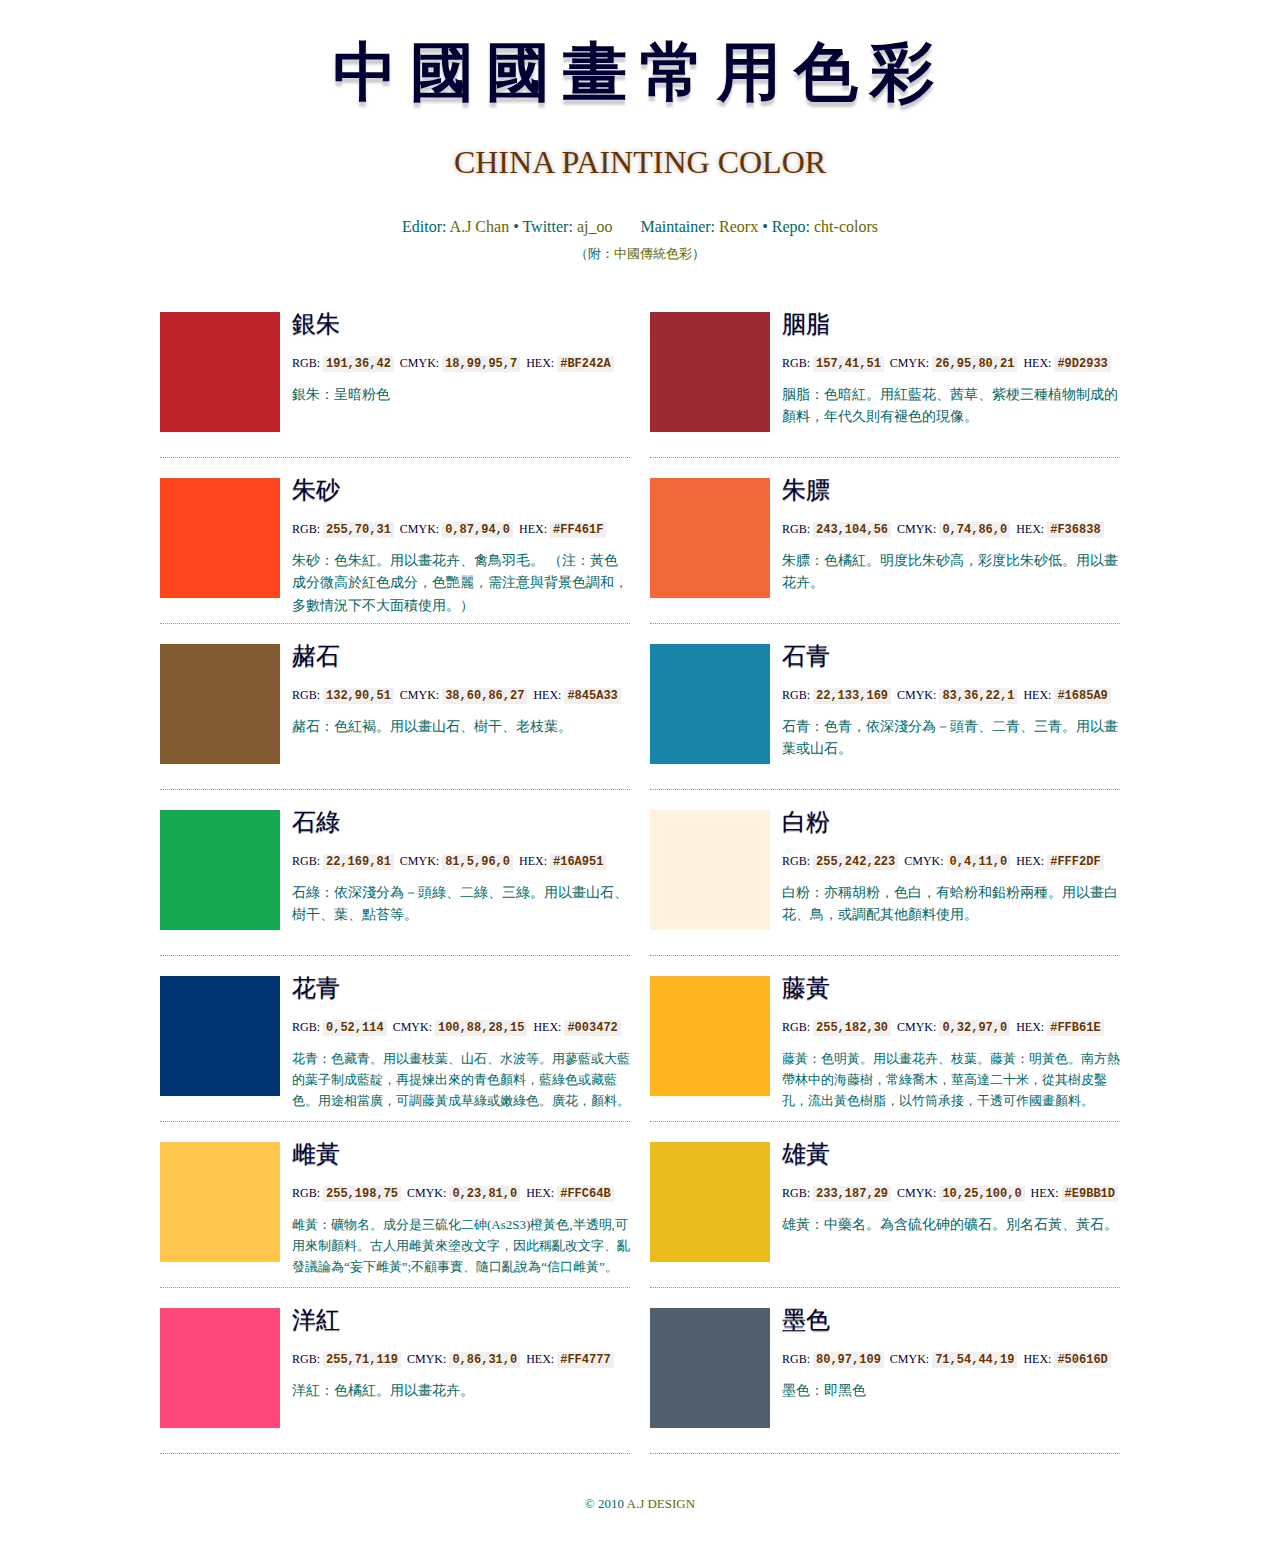
<file: painting/index.html>
<!DOCTYPE html>
<html lang="cmn-Hant-CN">
  <head>
    <meta http-equiv="Content-Type" content="text/html; charset=UTF-8" />
    <meta name="viewport" content="width=device-width, initial-scale=1.0">
    <meta name="apple-mobile-web-app-capable" content="yes">
    <meta name="theme-color" content="#fff">
    <link rel="icon" href="/favicon.png">
    <title>中國國畫常用色彩 (China Painting Color)</title>
    <link rel="stylesheet" href="../index.css" />
  </head>
  <body>
    <div id="wrapper">
      <h1>中國國畫常用色彩</h1>
      <h2>China Painting Color</h2>
      <div id="Author">
        <div class="line">
          <div class="sub">
            Editor: <a href="mailto:ajdesign4you@gmail.com">A.J Chan</a> • Twitter:
            <a href="http://twitter.com/aj_oo" target="_blank">aj_oo</a>
          </div>
          <div class="sub">Maintainer: <a href="https://twitter.com/novoreorx" target="_blank">Reorx</a>  • Repo: <a href="https://github.com/reorx/cht-colors">cht-colors</a></div>
        </div>
        <div class="line">
          <small>（附：<a href="/">中國傳統色彩</a>）</small>
        </div>
      </div>
      <div id="colorList">
        <dl>
          <dd class="colorBox" style="background-color: rgb(191, 36, 42)"></dd>
          <dt class="colorName">銀朱</dt>
          <dd class="colorValue">
            RGB: <span>191,36,42</span>&nbsp; CMYK:
            <span>18,99,95,7</span>&nbsp; HEX: <span>#bf242a</span>
          </dd>
          <dd class="colorDesc">銀朱：呈暗粉色</dd>
        </dl>
        <dl>
          <dd class="colorBox" style="background-color: rgb(157, 41, 51)"></dd>
          <dt class="colorName">胭脂</dt>
          <dd class="colorValue">
            RGB: <span>157,41,51</span>&nbsp; CMYK:
            <span>26,95,80,21</span>&nbsp; HEX: <span>#9d2933</span>
          </dd>
          <dd class="colorDesc">
            胭脂：色暗紅。用紅藍花、茜草、紫梗三種植物制成的顏料，年代久則有褪色的現像。
          </dd>
        </dl>
        <dl>
          <dd class="colorBox" style="background-color: rgb(255, 70, 31)"></dd>
          <dt class="colorName">朱砂</dt>
          <dd class="colorValue">
            RGB: <span>255,70,31</span>&nbsp; CMYK: <span>0,87,94,0</span>&nbsp;
            HEX: <span>#ff461f</span>
          </dd>
          <dd class="colorDesc">
            朱砂：色朱紅。用以畫花卉、禽鳥羽毛。
            （注：黃色成分微高於紅色成分，色艷麗，需注意與背景色調和，多數情況下不大面積使用。）
          </dd>
        </dl>
        <dl>
          <dd class="colorBox" style="background-color: rgb(243, 104, 56)"></dd>
          <dt class="colorName">朱膘</dt>
          <dd class="colorValue">
            RGB: <span>243,104,56</span>&nbsp; CMYK:
            <span>0,74,86,0</span>&nbsp; HEX: <span>#f36838</span>
          </dd>
          <dd class="colorDesc">
            朱膘：色橘紅。明度比朱砂高，彩度比朱砂低。用以畫花卉。
          </dd>
        </dl>
        <dl>
          <dd class="colorBox" style="background-color: rgb(132, 90, 51)"></dd>
          <dt class="colorName">赭石</dt>
          <dd class="colorValue">
            RGB: <span>132,90,51</span>&nbsp; CMYK:
            <span>38,60,86,27</span>&nbsp; HEX: <span>#845a33</span>
          </dd>
          <dd class="colorDesc">赭石：色紅褐。用以畫山石、樹干、老枝葉。</dd>
        </dl>
        <dl>
          <dd class="colorBox" style="background-color: rgb(22, 133, 169)"></dd>
          <dt class="colorName">石青</dt>
          <dd class="colorValue">
            RGB: <span>22,133,169</span>&nbsp; CMYK:
            <span>83,36,22,1</span>&nbsp; HEX: <span>#1685a9</span>
          </dd>
          <dd class="colorDesc">
            石青：色青，依深淺分為－頭青、二青、三青。用以畫葉或山石。
          </dd>
        </dl>
        <dl>
          <dd class="colorBox" style="background-color: rgb(22, 169, 81)"></dd>
          <dt class="colorName">石綠</dt>
          <dd class="colorValue">
            RGB: <span>22,169,81</span>&nbsp; CMYK: <span>81,5,96,0</span>&nbsp;
            HEX: <span>#16a951</span>
          </dd>
          <dd class="colorDesc">
            石綠：依深淺分為－頭綠、二綠、三綠。用以畫山石、樹干、葉、點苔等。
          </dd>
        </dl>
        <dl>
          <dd
            class="colorBox"
            style="background-color: rgb(255, 242, 223)"
          ></dd>
          <dt class="colorName">白粉</dt>
          <dd class="colorValue">
            RGB: <span>255,242,223</span>&nbsp; CMYK:
            <span>0,4,11,0</span>&nbsp; HEX: <span>#fff2df</span>
          </dd>
          <dd class="colorDesc">
            白粉：亦稱胡粉，色白，有蛤粉和鉛粉兩種。用以畫白花、鳥，或調配其他顏料使用。
          </dd>
        </dl>
        <dl>
          <dd class="colorBox" style="background-color: rgb(0, 52, 114)"></dd>
          <dt class="colorName">花青</dt>
          <dd class="colorValue">
            RGB: <span>0,52,114</span>&nbsp; CMYK:
            <span>100,88,28,15</span>&nbsp; HEX: <span>#003472</span>
          </dd>
          <dd class="colorDesc small">
            花青：色藏青。用以畫枝葉、山石、水波等。用蓼藍或大藍的葉子制成藍靛，再提煉出來的青色顏料，藍綠色或藏藍色。用途相當廣，可調藤黃成草綠或嫩綠色。廣花，顏料。
          </dd>
        </dl>
        <dl tabindex="0">
          <dd class="colorBox" style="background-color: rgb(255, 182, 30)"></dd>
          <dt class="colorName">藤黃</dt>
          <dd class="colorValue">
            RGB: <span>255,182,30</span>&nbsp; CMYK:
            <span>0,32,97,0</span>&nbsp; HEX: <span>#ffb61e</span>
          </dd>
          <dd class="colorDesc small">
            藤黃：色明黃。用以畫花卉、枝葉。藤黃：明黃色。南方熱帶林中的海藤樹，常綠喬木，莖高達二十米，從其樹皮鑿孔，流出黃色樹脂，以竹筒承接，干透可作國畫顏料。
          </dd>
        </dl>
        <dl>
          <dd class="colorBox" style="background-color: rgb(255, 198, 75)"></dd>
          <dt class="colorName">雌黃</dt>
          <dd class="colorValue">
            RGB: <span>255,198,75</span>&nbsp; CMYK:
            <span>0,23,81,0</span>&nbsp; HEX: <span>#ffc64b</span>
          </dd>
          <dd class="colorDesc small">
            雌黃：礦物名。成分是三硫化二砷(As2S3)橙黃色,半透明,可用來制顏料。古人用雌黃來塗改文字，因此稱亂改文字、亂發議論為“妄下雌黃”;不顧事實、隨口亂說為“信口雌黃”。
          </dd>
        </dl>
        <dl>
          <dd class="colorBox" style="background-color: rgb(233, 187, 29)"></dd>
          <dt class="colorName">雄黃</dt>
          <dd class="colorValue">
            RGB: <span>233,187,29</span>&nbsp; CMYK:
            <span>10,25,100,0</span>&nbsp; HEX: <span>#e9bb1d</span>
          </dd>
          <dd class="colorDesc">
            雄黃：中藥名。為含硫化砷的礦石。別名石黃、黃石。
          </dd>
        </dl>
        <dl>
          <dd class="colorBox" style="background-color: rgb(255, 71, 119)"></dd>
          <dt class="colorName">洋紅</dt>
          <dd class="colorValue">
            RGB: <span>255,71,119</span>&nbsp; CMYK:
            <span>0,86,31,0</span>&nbsp; HEX: <span>#ff4777</span>
          </dd>
          <dd class="colorDesc">洋紅：色橘紅。用以畫花卉。</dd>
        </dl>
        <dl>
          <dd class="colorBox" style="background-color: rgb(80, 97, 109)"></dd>
          <dt class="colorName">墨色</dt>
          <dd class="colorValue">
            RGB: <span>80,97,109</span>&nbsp; CMYK:
            <span>71,54,44,19</span>&nbsp; HEX: <span>#50616d</span>
          </dd>
          <dd class="colorDesc">墨色：即黑色</dd>
        </dl>
      </div>
      <div id="copyright">
        © 2010 <a href="https://web.archive.org/web/20101106190638/http://ajdesign4you.info/">A.J Design</a>
      </div>
    </div>
  </body>
</html>
</file>
<file: index.css>
* {
  margin: 0pt;
  padding: 0pt;
}
body {
  font: 1em/1.625 Georgia, "Times New Roman", Times, serif;
  color: #066;
  background: none repeat scroll 0% 0% white;
  margin: 0pt;
  padding: 2.5em 0 0 0;
}
#wrapper {
  max-width: 980px;
  margin: 0pt auto;
}
h1 {
  font-family: "LiHei", "LiHei Pro Medium", "Microsoft YaHei", "Microsoft JhengHei", "STHeiti", Arial, Helvetica, sans-serif;
  font-weight: bold;
  font-size: 4em;
  line-height: 1;
  text-align: center;
  color: #003;
  margin-bottom: 0.5em;
  letter-spacing: 0.2em;
  text-shadow: 0pt 0.08em 0.04em rgba(0, 0, 0, 0.2);
}
h2 {
  font-size: 2em;
  font-weight: normal;
  line-height: 1.625;
  margin-bottom: 0.8125em;
  text-align: center;
  color: #630;
  text-transform: uppercase;
  text-shadow: 0pt 0px 5px rgba(0, 0, 0, 0.3);
}
#Author {
  text-align: center;
  margin-bottom: 1.625em;
}
#Author .sub {
  display: inline-block;
  margin-inline-start: 1.5em;
}
#Author .sub:nth-of-type(1) {
  margin-inline-start: 0;
}
a {
  color: #660;
  text-decoration: none;
}
a:hover {
  color: #003;
  text-decoration: none;
}
#colorList {
  display: flex;
  flex-wrap: wrap;
}
dl {
  line-height: 1.2;
  font-size: 0.75em;
  margin: 0 10px;
  padding: 20px 0pt;
  /* total width: 490 */
  width: 470px;
  height: 125px;
  border-bottom: 1px dotted #999;
}
dl:hover, dl:active {
  background-color: rgba(204, 204, 204, 0.1);
}
.colorBox {
  display: block;
  width: 120px;
  height: 120px;
  line-height: 1.618;
  float: left;
  margin-right: 1em;
  margin-bottom: 1em;
}
.colorName {
  font-family: "LiHei", "LiHei Pro Medium", "Microsoft YaHei", "Microsoft JhengHei", "STHeiti", Arial, Helvetica, sans-serif;
  font-size: 2em;
  line-height: 1;
  margin-bottom: 0.7em;
  color: #003;
  text-shadow: 0pt 1px 1px rgba(0, 0, 0, 0.5);
}
.colorValue {
  color: #003;
  text-transform: uppercase;
  margin-bottom: 0.8em;
  line-height: 1.7;
}
.colorValue span {
  font-family: 'Lucida Console', monospace;
  user-select: all;
  color: #630;
  font-weight: bolder;
  padding: 1px 3px;
  background-color: rgba(204, 204, 204, 0.3);
  text-shadow: 0pt 1px 1px rgba(255, 255, 255, 0.8);
}
.colorDesc {
  line-height: 1.618;
  font-size: 14px;
}
.colorDesc.small {
  font-size: 13px;
}
#copyright {
  clear: both;
  font-size: small;
  text-align: center;
  padding: 3em 0pt;
  text-transform: uppercase;
}
/* responsive */
/* smaller width */
@media screen and (max-width: 980px) {
  h1 {
    font-size: 40px;
    letter-spacing: 2px;
  }
  h2 {
    font-size: 20px;
  }
  #colorList {
    justify-content: center;
  }
  #Author .sub {
    display: block;
    margin-inline-start: 0;
  }
}
@media screen and (max-width: 490px) {
  dl {
    width: 100%;
    height: auto;
  }
  .colorBox {
    width: 80px;
    height: 80px;
    margin-bottom: 0;
  }
  .colorValue {
    margin-bottom: 18px;
  }
  .colorDesc {
    clear: left;
  }
  .colorDesc.small {
    /* reset to normal */
    font-size: 14px;
  }
}
</file>
